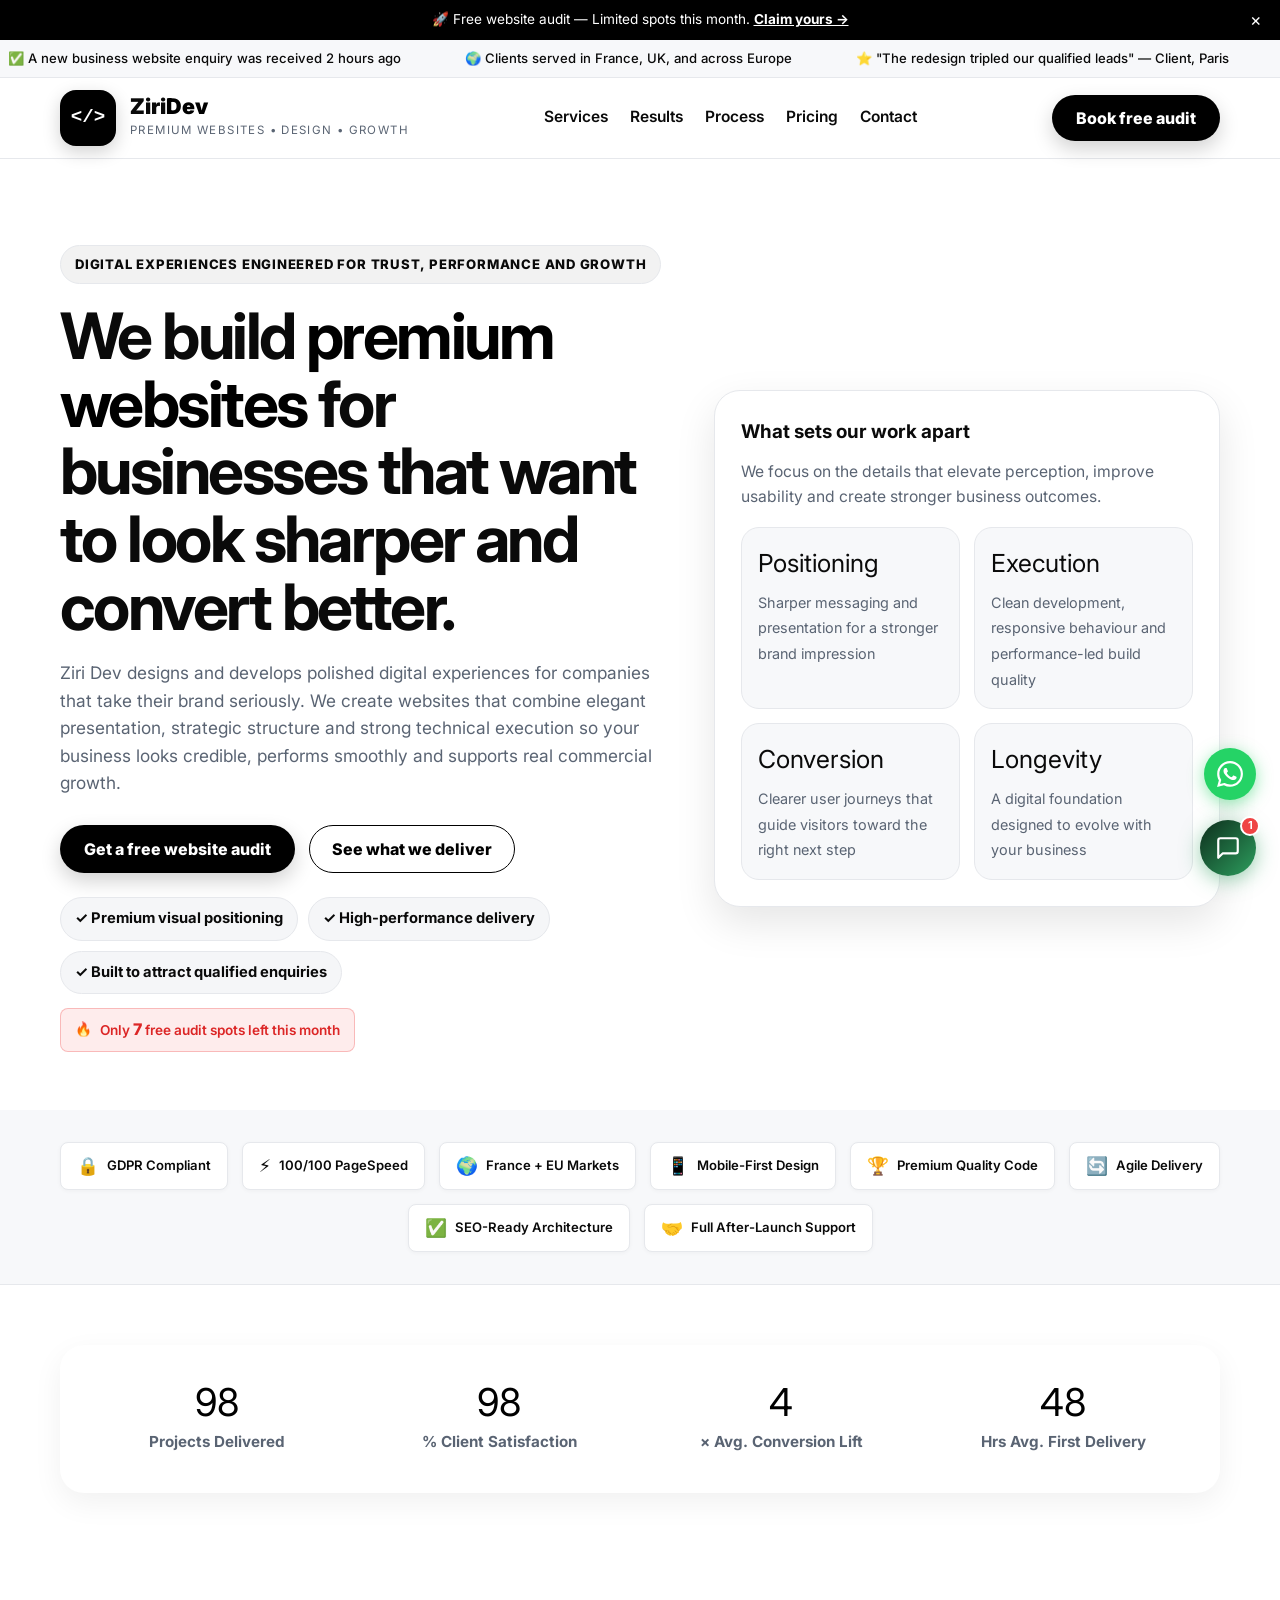
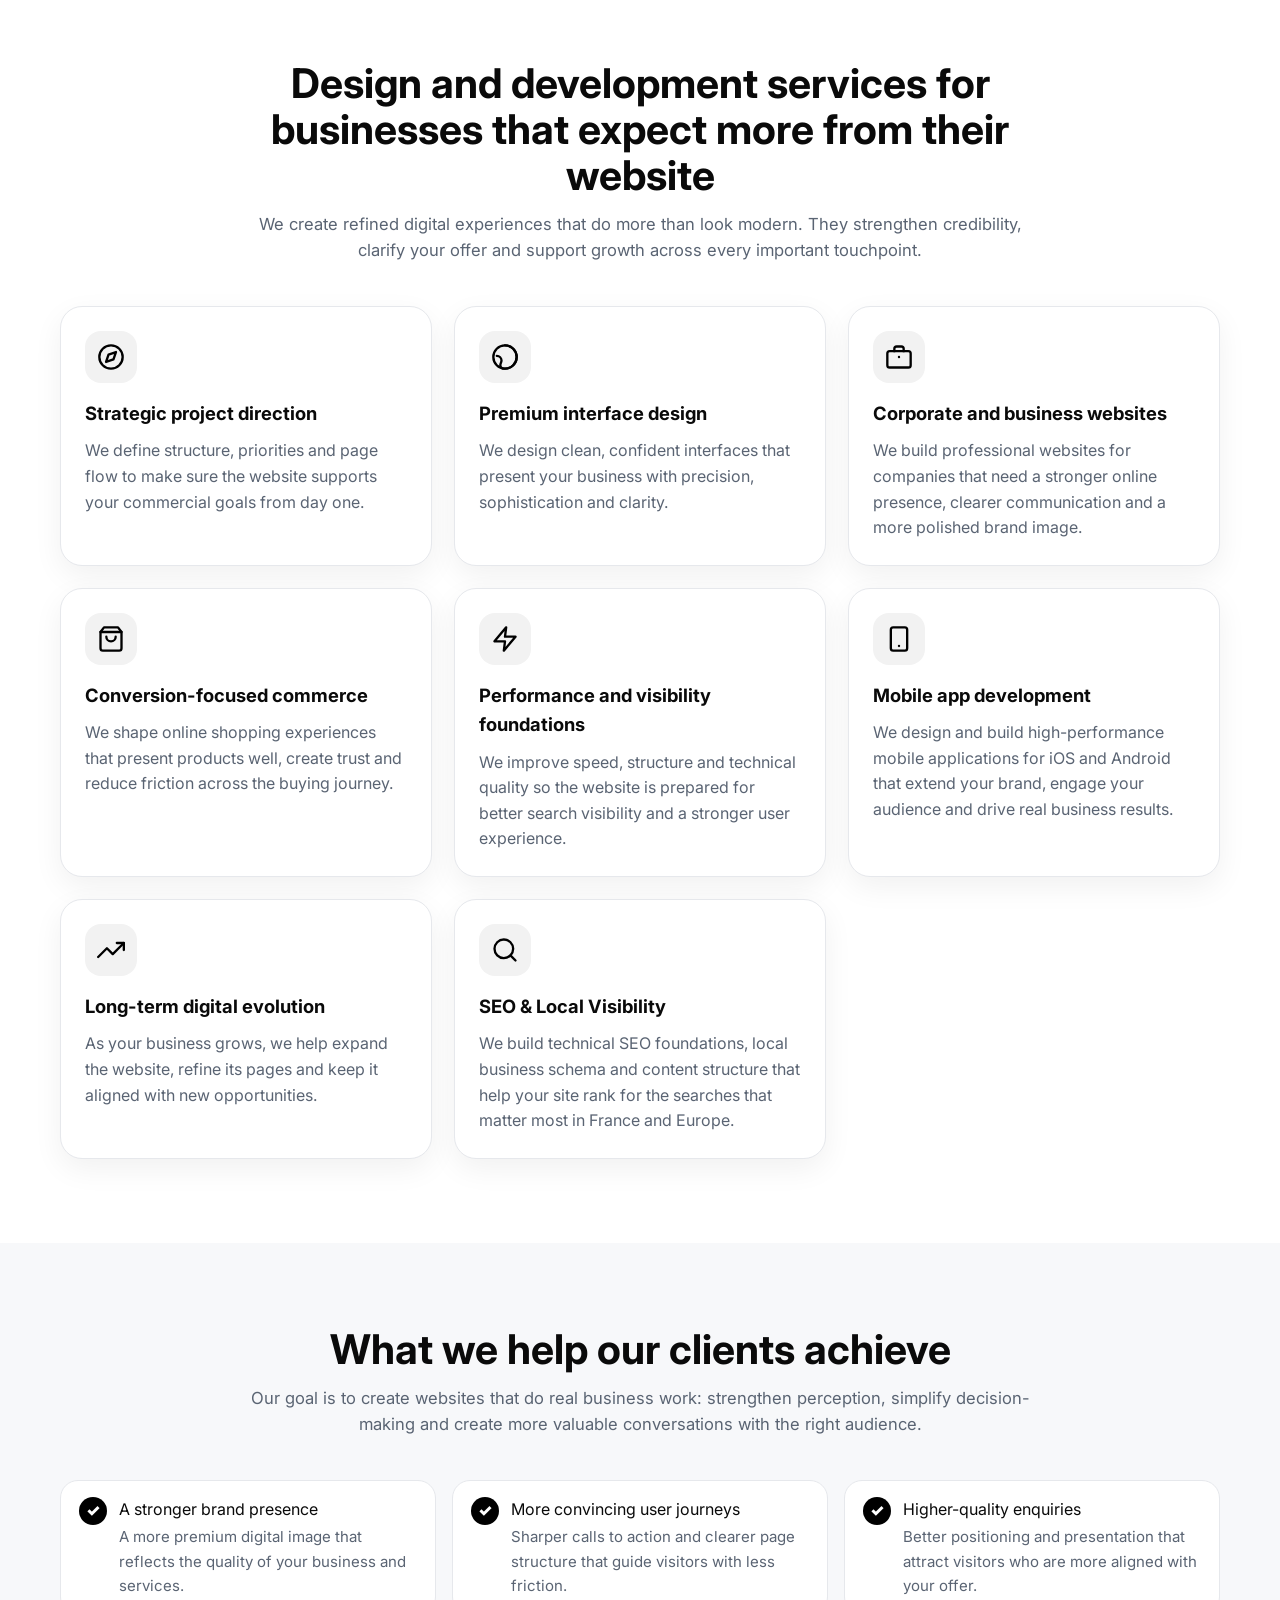
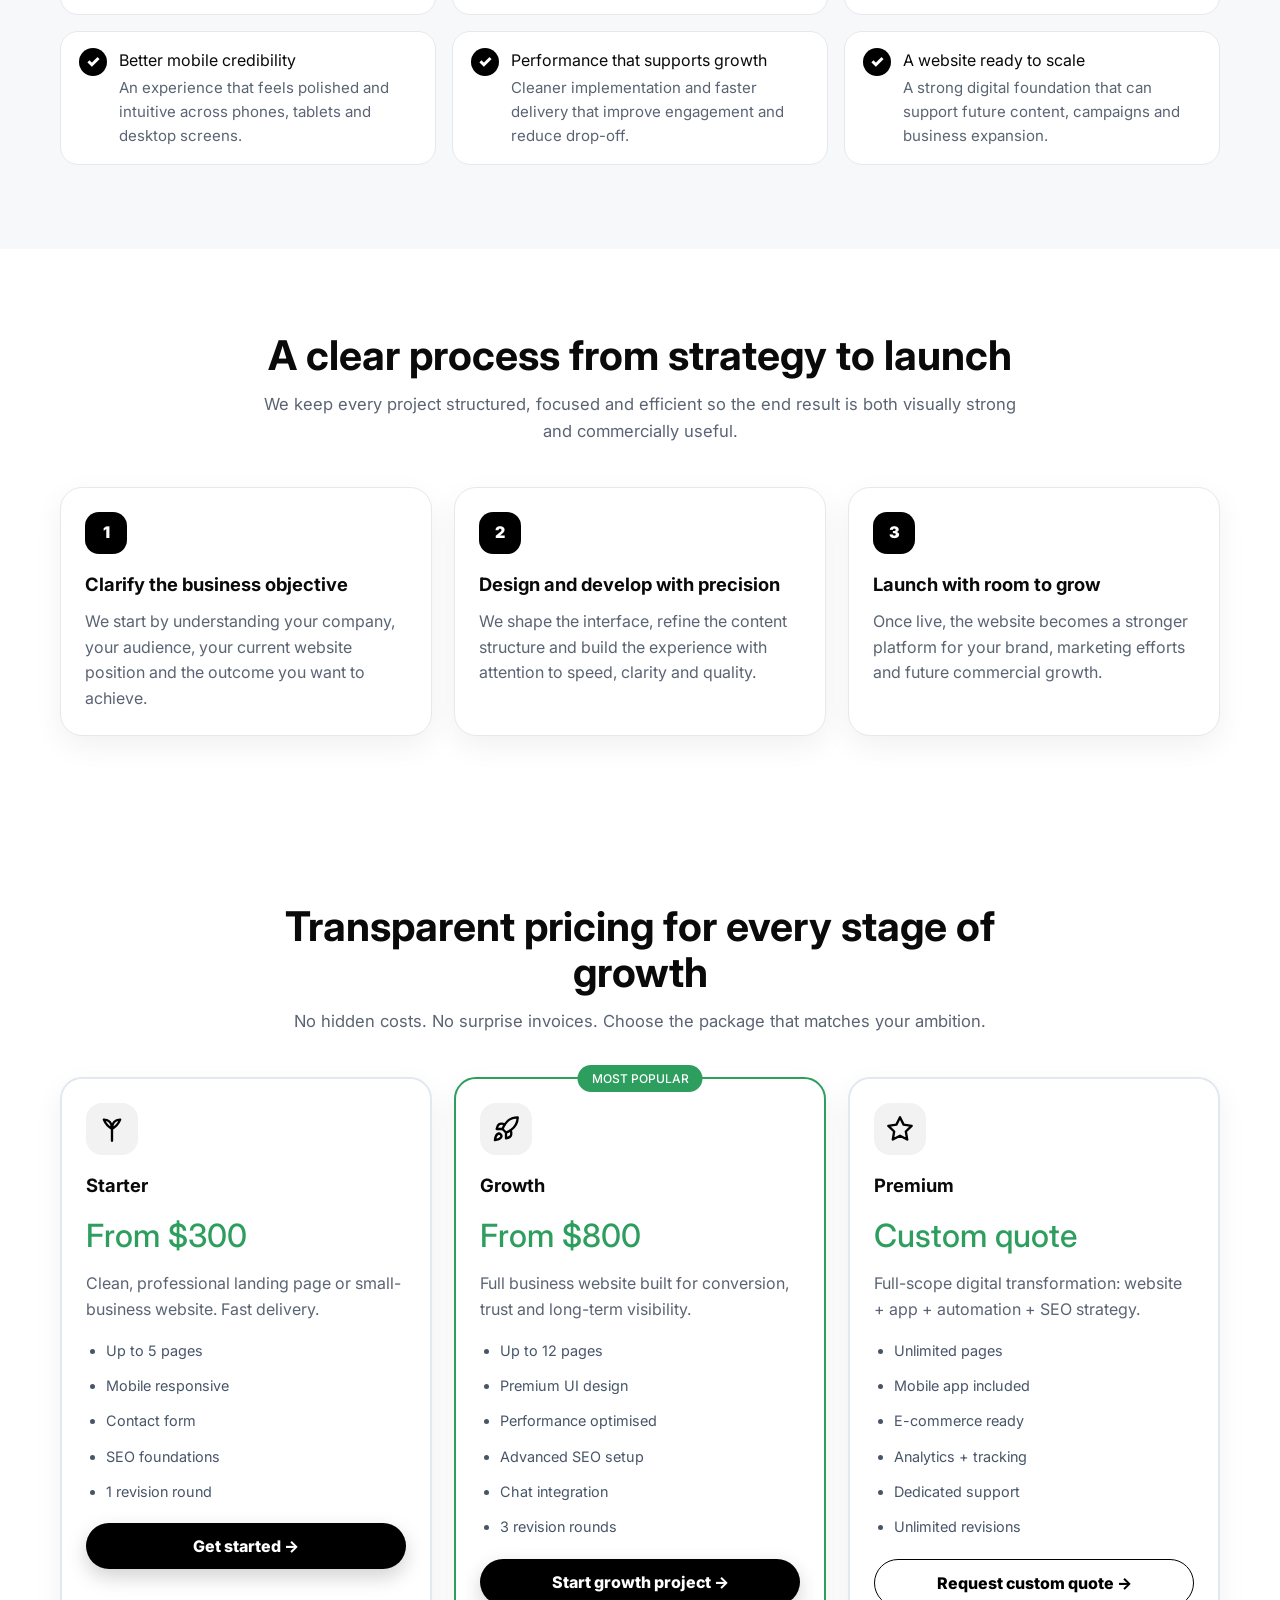
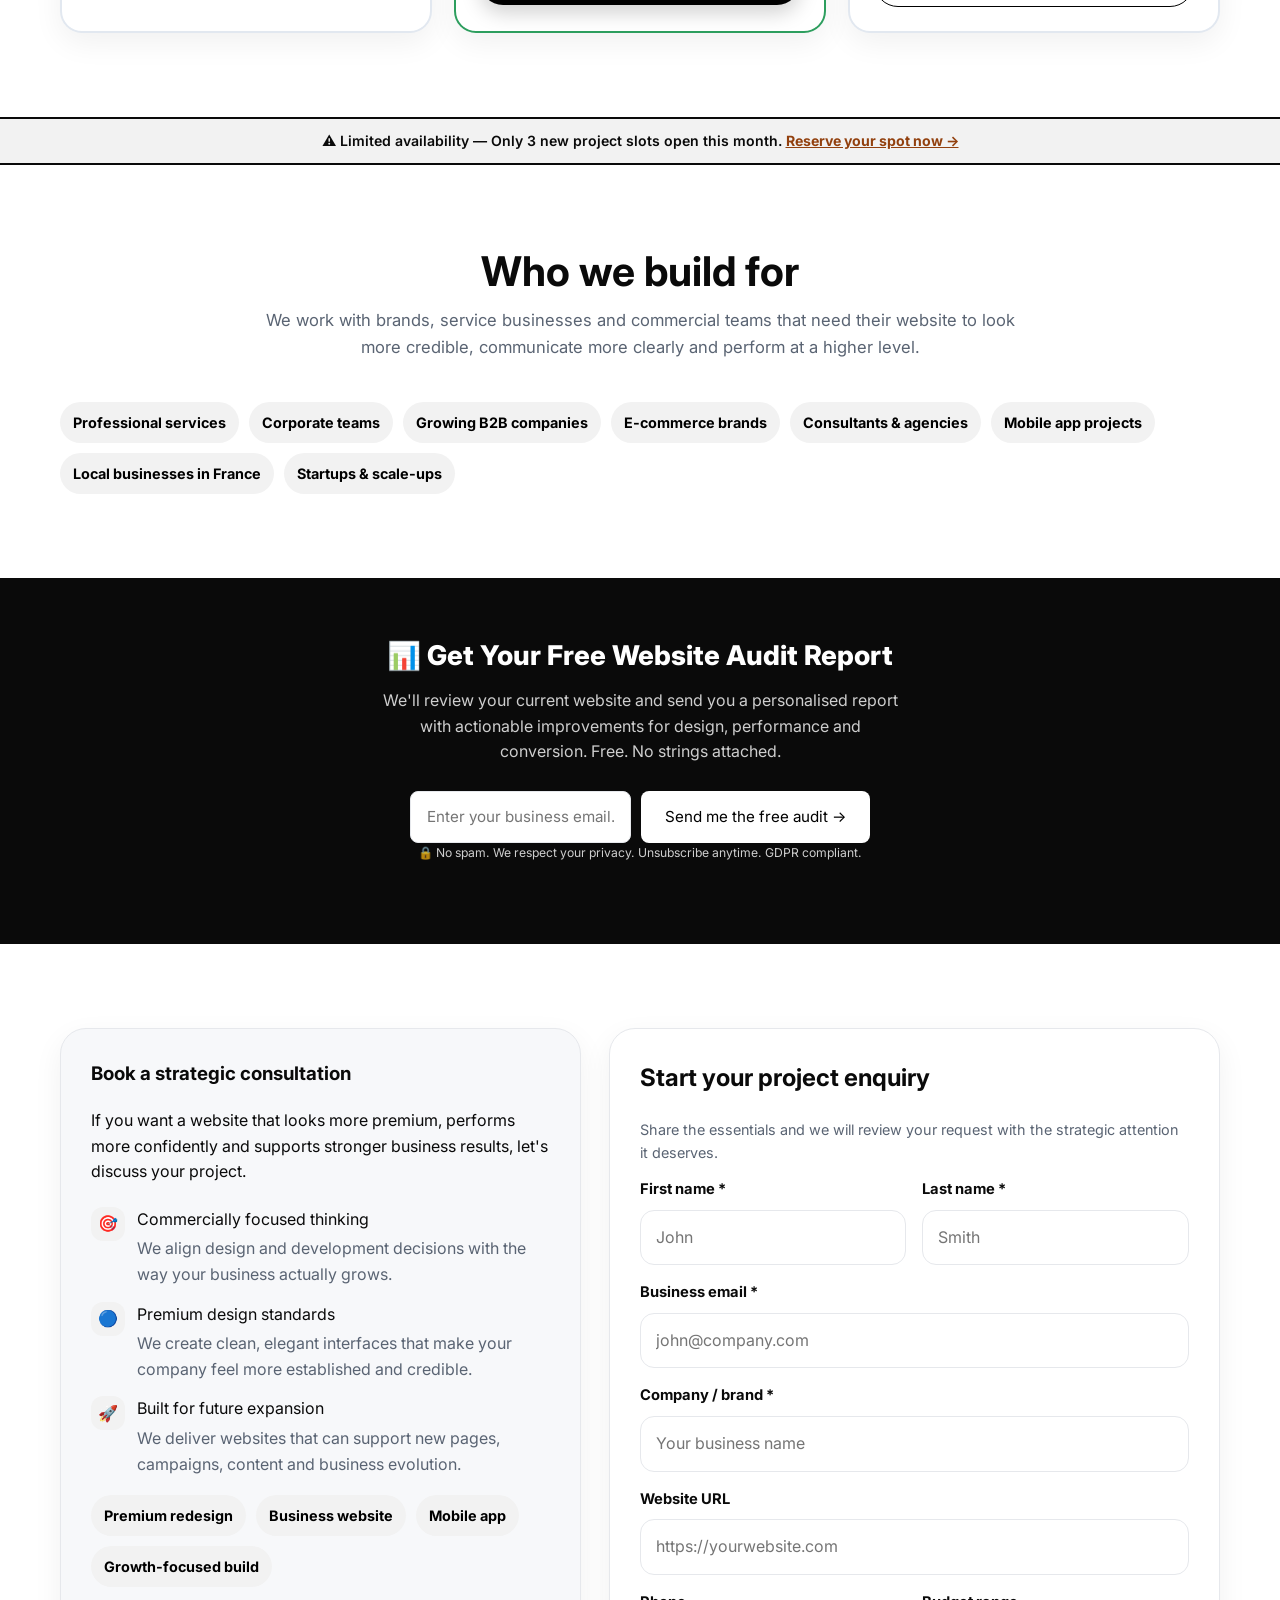
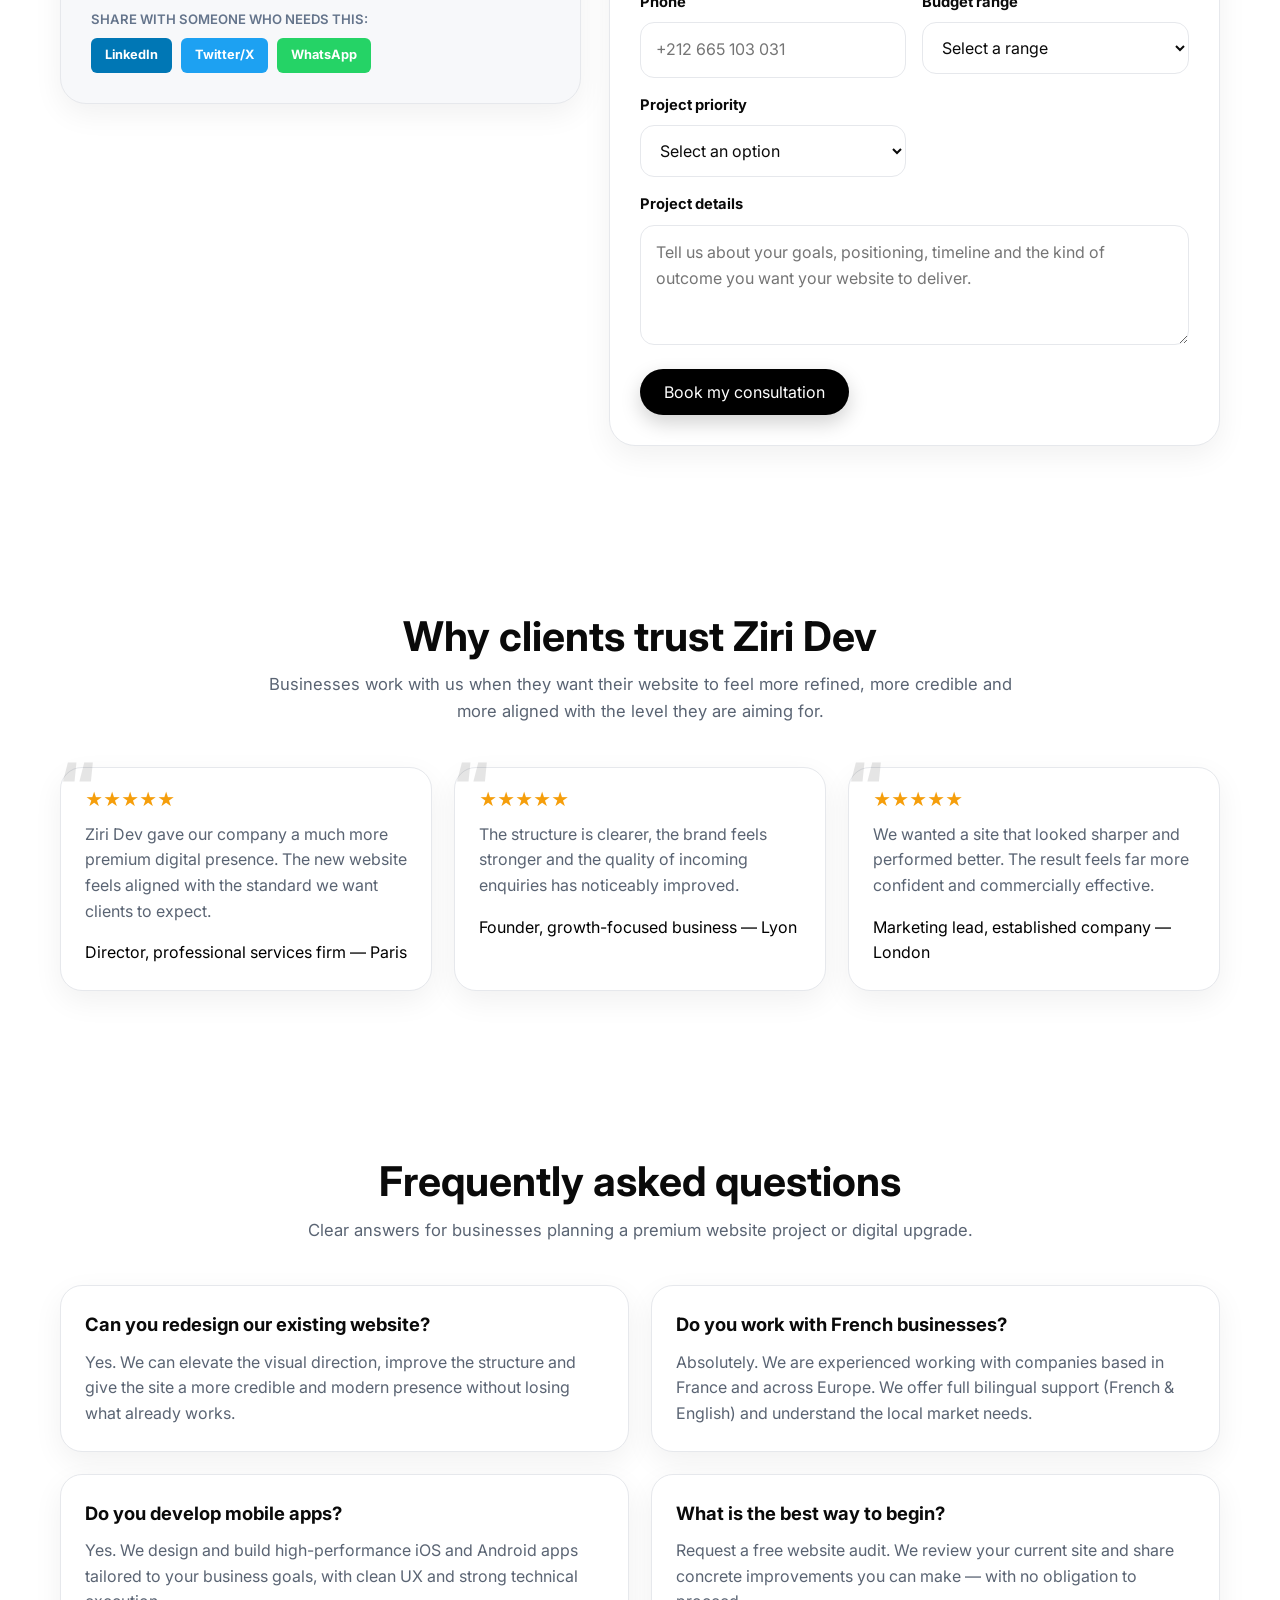
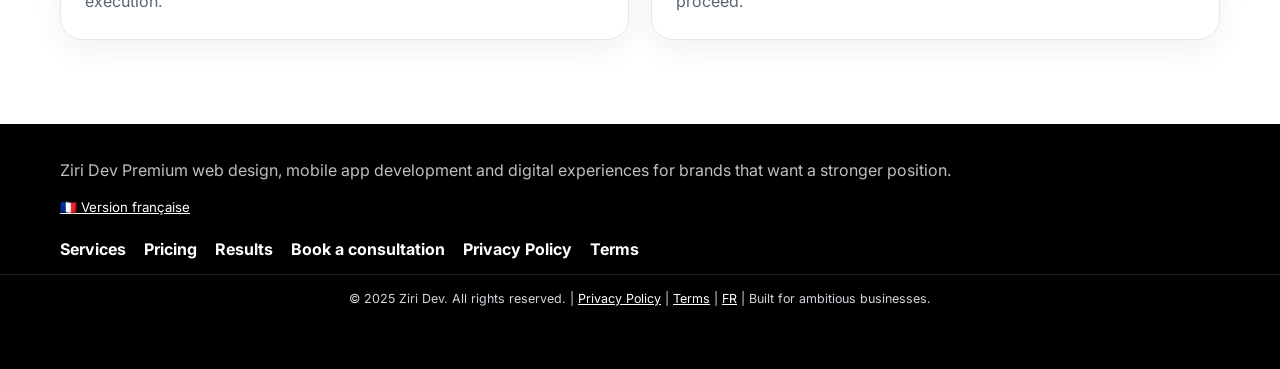
<file: index.html>
<!DOCTYPE html>
<html lang="en">
<head>
  <meta charset="UTF-8" />
  <meta name="viewport" content="width=device-width, initial-scale=1.0" />
  <title>Premium Web Design & Development Agency | Ziri Dev</title>
  <meta name="description" content="Ziri Dev creates premium websites and digital experiences for ambitious businesses that need stronger positioning, better performance and more qualified enquiries." />
  <meta name="robots" content="index,follow" />
  <meta property="og:title" content="Premium Web Design & Development Agency | Ziri Dev" />
  <meta property="og:description" content="🚀 Ziri Dev builds premium websites & mobile apps from $300. We help ambitious businesses look sharper, convert better and grow faster online. Trusted by brands across Europe & beyond — get your free audit today!" />
  <meta property="og:type" content="website" />
  <meta property="og:url" content="https://ziridev.vercel.app/" />
  <meta property="og:image" content="https://ziridev.vercel.app/assets/img/og-image.png" />
  <meta name="twitter:card" content="summary_large_image" />
  <meta name="twitter:title" content="Premium Web Design & Development Agency | Ziri Dev" />
  <meta name="twitter:description" content="🚀 Premium websites & apps from $300. Look sharper, convert better, grow faster. Free audit available!" />
  <!-- Canonical -->
  <link rel="canonical" href="https://ziridev.vercel.app/" />
  <!-- Fonts -->
  <link rel="preconnect" href="https://fonts.googleapis.com" />
  <link rel="preconnect" href="https://fonts.gstatic.com" crossorigin />
  <link href="https://fonts.googleapis.com/css2?family=Inter:wght@400;500;600;700;800;900&display=swap" rel="stylesheet" />
  <link rel="stylesheet" href="assets/css/style.css" />
  <!-- =====================================================
       MARKETING AUTOMATION STACK — ALL FREE & OPEN SOURCE
       =====================================================
       1. Umami Analytics  — GDPR-safe, no cookies, self-hosted
          Deploy FREE on Vercel: https://github.com/umami-software/umami
       2. Brevo (Sendinblue) — Free email + SMS automation (300 emails/day FREE)
          https://www.brevo.com — replace YOUR_BREVO_FORM_ID below
       3. Tawk.to — Free live chat / lead capture
          Replace YOUR_TAWK_PROPERTY_ID below
       4. Schema.org JSON-LD — Free structured data for SEO
       5. Exit-intent popup — Custom JS, 100% free
       6. Social proof ticker — Custom JS, 100% free
       7. Scroll progress & CTA — Custom JS, 100% free
  ===================================================== -->
  <!-- Umami Analytics (GDPR compliant, cookie-free) -->
  <!-- <script async src="https://YOUR_UMAMI_DOMAIN.vercel.app/script.js" data-website-id="YOUR_UMAMI_WEBSITE_ID"></script> -->

  <!-- Google Search Console Verification -->
  <meta name="google-site-verification" content="googleb5501170ce1e3a62" />
  <!-- Bing / Microsoft Webmaster Verification -->
  <meta name="msvalidate.01" content="BING_VERIFICATION_CODE_EN" />
  <!-- Yandex Webmaster Verification -->
  <meta name="yandex-verification" content="YANDEX_VERIFICATION_CODE_EN" />

  <!-- Schema.org Structured Data — Full SEO: Agency + Services + FAQ + Offers + Breadcrumb -->
  <script type="application/ld+json">
  {
    "@context": "https://schema.org",
    "@graph": [
      {
        "@type": ["ProfessionalService", "Organization"],
        "@id": "https://ziridev.vercel.app/#organization",
        "name": "Ziri Dev",
        "alternateName": "Ziri Dev Agency",
        "description": "Premium web design and development agency for ambitious businesses worldwide. We build high-performance websites, e-commerce stores and mobile apps from $300.",
        "url": "https://ziridev.vercel.app/",
        "logo": {
          "@type": "ImageObject",
          "url": "https://ziridev.vercel.app/assets/img/og-image.png"
        },
        "image": "https://ziridev.vercel.app/assets/img/og-image.png",
        "sameAs": [
          "https://ziridev-fr.vercel.app/",
          "https://github.com/massziri",
          "https://www.linkedin.com/company/ziri-dev-agency",
          "https://twitter.com/ziridevagency",
          "https://www.facebook.com/ziridevagency",
          "https://www.instagram.com/ziridevagency"
        ],
        "serviceType": ["Web Design", "Web Development", "Mobile App Development", "E-commerce Development", "Landing Page Design", "Website Redesign", "SEO", "UI/UX Design"],
        "areaServed": [
          { "@type": "Country", "name": "France" },
          { "@type": "Country", "name": "United Kingdom" },
          { "@type": "Country", "name": "United States" },
          { "@type": "Country", "name": "Belgium" },
          { "@type": "Country", "name": "Switzerland" },
          { "@type": "Continent", "name": "Europe" }
        ],
        "priceRange": "$$ - $$$",
        "currenciesAccepted": "USD, EUR, GBP",
        "paymentAccepted": "Cash, Credit Card, Bank Transfer",
        "contactPoint": {
          "@type": "ContactPoint",
          "contactType": "customer support",
          "availableLanguage": ["English", "French"]
        },
        "founder": {
          "@type": "Person",
          "name": "Ziri Dev Founder"
        }
      },
      {
        "@type": "WebSite",
        "@id": "https://ziridev.vercel.app/#website",
        "url": "https://ziridev.vercel.app/",
        "name": "Ziri Dev — Premium Web Design & Development Agency",
        "description": "Premium websites & apps from $300. Web design, e-commerce, mobile apps for ambitious businesses.",
        "inLanguage": "en",
        "potentialAction": {
          "@type": "SearchAction",
          "target": "https://ziridev.vercel.app/?q={search_term_string}",
          "query-input": "required name=search_term_string"
        }
      },
      {
        "@type": "WebPage",
        "@id": "https://ziridev.vercel.app/#webpage",
        "url": "https://ziridev.vercel.app/",
        "name": "Premium Web Design & Development Agency | Ziri Dev",
        "isPartOf": { "@id": "https://ziridev.vercel.app/#website" },
        "about": { "@id": "https://ziridev.vercel.app/#organization" },
        "inLanguage": "en",
        "datePublished": "2025-01-01",
        "dateModified": "2026-04-04"
      },
      {
        "@type": "Service",
        "@id": "https://ziridev.vercel.app/#landing-page-service",
        "serviceType": "Landing Page Design",
        "name": "Landing Page Design & Development",
        "description": "High-converting landing pages designed and developed from $300. Optimised for leads and sales.",
        "provider": { "@id": "https://ziridev.vercel.app/#organization" },
        "offers": {
          "@type": "Offer",
          "price": "300",
          "priceCurrency": "USD",
          "priceSpecification": {
            "@type": "UnitPriceSpecification",
            "price": "300",
            "priceCurrency": "USD",
            "unitText": "starting from"
          }
        },
        "areaServed": "Worldwide"
      },
      {
        "@type": "Service",
        "@id": "https://ziridev.vercel.app/#website-service",
        "serviceType": "Web Development",
        "name": "Business Website Design & Development",
        "description": "Professional business and corporate websites from $300. 2–5 pages, delivered in 2–4 weeks.",
        "provider": { "@id": "https://ziridev.vercel.app/#organization" },
        "offers": {
          "@type": "Offer",
          "price": "300",
          "priceCurrency": "USD",
          "priceSpecification": {
            "@type": "UnitPriceSpecification",
            "price": "300",
            "priceCurrency": "USD",
            "unitText": "starting from"
          }
        }
      },
      {
        "@type": "Service",
        "@id": "https://ziridev.vercel.app/#ecommerce-service",
        "serviceType": "E-commerce Development",
        "name": "E-commerce Website Development",
        "description": "Full e-commerce stores from $700. Built with modern frameworks, payment integrations and SEO.",
        "provider": { "@id": "https://ziridev.vercel.app/#organization" },
        "offers": {
          "@type": "Offer",
          "price": "400",
          "priceCurrency": "USD"
        }
      },
      {
        "@type": "Service",
        "@id": "https://ziridev.vercel.app/#redesign-service",
        "serviceType": "Website Redesign",
        "name": "Website Redesign",
        "description": "Full website redesign from $300. Modernise your brand, improve UX and boost conversions.",
        "provider": { "@id": "https://ziridev.vercel.app/#organization" },
        "offers": {
          "@type": "Offer",
          "price": "300",
          "priceCurrency": "USD"
        }
      },
      {
        "@type": "FAQPage",
        "@id": "https://ziridev.vercel.app/#faq",
        "mainEntity": [
          {
            "@type": "Question",
            "name": "How much does a website cost at Ziri Dev?",
            "acceptedAnswer": {
              "@type": "Answer",
              "text": "Our prices start from $300 for landing pages and business websites. E-commerce starts from $700 and mobile apps from $400. We offer transparent, fixed pricing with no hidden fees."
            }
          },
          {
            "@type": "Question",
            "name": "How long does it take to build a website?",
            "acceptedAnswer": {
              "@type": "Answer",
              "text": "Landing pages take 3–7 days. Business websites take 2–4 weeks. E-commerce projects take 15–60 days. Mobile apps take 8–16 weeks depending on complexity."
            }
          },
          {
            "@type": "Question",
            "name": "Do you work with international clients?",
            "acceptedAnswer": {
              "@type": "Answer",
              "text": "Yes. Ziri Dev works with clients across France, UK, USA, Belgium, Switzerland and globally. We communicate in English and French."
            }
          },
          {
            "@type": "Question",
            "name": "What technologies do you use?",
            "acceptedAnswer": {
              "@type": "Answer",
              "text": "We use modern technologies including React, Next.js, TypeScript, Node.js, Shopify, WordPress and mobile frameworks like React Native and Flutter."
            }
          },
          {
            "@type": "Question",
            "name": "Do you offer website redesign services?",
            "acceptedAnswer": {
              "@type": "Answer",
              "text": "Yes. Our website redesign service starts from $300. We modernise your existing site with a new design, improved UX and better performance."
            }
          }
        ]
      },
      {
        "@type": "BreadcrumbList",
        "itemListElement": [
          {
            "@type": "ListItem",
            "position": 1,
            "name": "Home",
            "item": "https://ziridev.vercel.app/"
          }
        ]
      }
    ]
  }
  </script>
  <style>
    /* ── MARKETING AUTOMATION EXTRAS ─────────────────────── */

    /* ── Scroll progress bar ── */
    #scroll-bar { position:fixed; top:0; left:0; width:0; height:3px; background:linear-gradient(90deg,#2d9e5e,#8b5cf6); z-index:9999; transition:width .1s; }

    /* ── Sticky top CTA banner ── */
    #sticky-banner { display:flex; align-items:center; justify-content:center; gap:12px; background:linear-gradient(90deg,#0d2e1c,#154d2e); color:#fff; font-size:.85rem; padding:9px 16px; position:relative; z-index:900; flex-wrap:wrap; }
    #sticky-banner a { color:#a5f3cc; font-weight:700; text-decoration:underline; white-space:nowrap; }
    #sticky-banner .close-banner { position:absolute; right:12px; background:none; border:none; color:#fff; cursor:pointer; font-size:1.1rem; line-height:1; }

    /* ── Social proof ticker ── */
    #social-proof { background:#f0fdf4; border-bottom:1px solid #bbf7d0; padding:8px 0; overflow:hidden; font-size:.82rem; color:#166534; font-weight:500; }
    .ticker-inner { display:flex; gap:48px; white-space:nowrap; animation:ticker 28s linear infinite; }
    .ticker-inner span { padding:0 8px; }
    @keyframes ticker { 0%{transform:translateX(0)} 100%{transform:translateX(-50%)} }

    /* ── Exit intent overlay ── */
    #exit-overlay { display:none; position:fixed; inset:0; background:rgba(0,0,0,.65); z-index:10000; align-items:center; justify-content:center; }
    #exit-overlay.active { display:flex; }
    #exit-box { background:#fff; border-radius:16px; padding:40px 36px; max-width:460px; width:90%; text-align:center; position:relative; box-shadow:0 24px 60px rgba(0,0,0,.2); animation:fadeUp .35s ease; }
    @keyframes fadeUp { from{opacity:0;transform:translateY(30px)} to{opacity:1;transform:translateY(0)} }
    #exit-box h2 { font-size:1.5rem; font-weight:800; color:#0d2e1c; margin:0 0 10px; }
    #exit-box p { color:#475569; margin:0 0 22px; font-size:.95rem; }
    #exit-box .exit-btns { display:flex; gap:12px; justify-content:center; flex-wrap:wrap; }
    #exit-box .exit-btns a { display:inline-block; padding:12px 22px; border-radius:8px; font-weight:700; font-size:.9rem; text-decoration:none; cursor:pointer; }
    #exit-box .exit-yes { background:#2d9e5e; color:#fff; }
    #exit-box .exit-no { background:#f1f5f9; color:#475569; }
    #exit-close { position:absolute; top:14px; right:16px; background:none; border:none; font-size:1.4rem; cursor:pointer; color:#94a3b8; }

    /* ── Floating WhatsApp button ── */
    #wa-float { position:fixed; bottom:100px; right:24px; z-index:8000; background:#25D366; color:#fff; border-radius:50%; width:52px; height:52px; display:flex; align-items:center; justify-content:center; box-shadow:0 4px 16px rgba(37,211,102,.5); text-decoration:none; animation:pulse 2s infinite; }
    @keyframes pulse { 0%,100%{box-shadow:0 4px 16px rgba(37,211,102,.5)} 50%{box-shadow:0 4px 28px rgba(37,211,102,.8)} }
    #wa-float svg { width:26px; height:26px; }

    /* ── Lead magnet / newsletter strip ── */
    .lead-strip { background:linear-gradient(135deg,#0d2e1c 0%,#154d2e 60%,#1a6030 100%); color:#fff; padding:56px 20px; text-align:center; }
    .lead-strip h2 { font-size:1.7rem; font-weight:800; margin:0 0 10px; }
    .lead-strip p { color:#c7ead8; margin:0 0 26px; max-width:520px; margin-left:auto; margin-right:auto; }
    .lead-form { display:flex; gap:10px; max-width:460px; margin:0 auto; flex-wrap:wrap; justify-content:center; }
    .lead-form input[type=email] { flex:1; min-width:200px; padding:13px 16px; border-radius:8px; border:none; font-size:.95rem; outline:none; }
    .lead-form button { padding:13px 24px; background:#a5f3cc; color:#0e6b47; font-weight:700; border:none; border-radius:8px; cursor:pointer; font-size:.95rem; white-space:nowrap; }
    .lead-note { font-size:.76rem; color:#94a3b8; margin-top:10px; }

    /* ── Conversion timer ── */
    .cta-timer { display:inline-flex; align-items:center; gap:8px; background:rgba(239,68,68,.1); border:1px solid rgba(239,68,68,.3); border-radius:8px; padding:8px 14px; font-size:.85rem; color:#dc2626; font-weight:600; margin-top:14px; }
    .cta-timer span#countdown { font-weight:800; font-size:1rem; }

    /* ── Stats counter animation ── */
    .stat strong { display:block; font-size:2.2rem; font-weight:900; color:#2d9e5e; }

    /* ── Trust badges ── */
    .trust-badges { display:flex; flex-wrap:wrap; gap:14px; justify-content:center; padding:32px 20px; background:#f4faf7; border-bottom:1px solid #e2e8f0; }
    .trust-badge { display:flex; align-items:center; gap:8px; background:#fff; border:1px solid #e2e8f0; border-radius:8px; padding:9px 16px; font-size:.82rem; font-weight:600; color:#374151; box-shadow:0 1px 4px rgba(0,0,0,.04); }
    .trust-badge span { font-size:1.1rem; }

    /* ── Urgency bar ── */
    .urgency-bar { background:#fef3c7; border-top:2px solid #f59e0b; border-bottom:2px solid #f59e0b; padding:11px; text-align:center; font-size:.88rem; font-weight:600; color:#92400e; }

    /* ── Popunder lead form ── */
    #lead-popup { display:none; position:fixed; bottom:80px; left:20px; z-index:7000; background:#fff; border-radius:14px; padding:22px 24px; max-width:300px; box-shadow:0 8px 32px rgba(0,0,0,.18); border-top:4px solid #2d9e5e; }
    #lead-popup.active { display:block; animation:fadeUp .3s ease; }
    #lead-popup h4 { margin:0 0 8px; font-size:1rem; font-weight:800; color:#0d2e1c; }
    #lead-popup p { font-size:.82rem; color:#64748b; margin:0 0 12px; }
    #lead-popup input { width:100%; box-sizing:border-box; padding:9px 12px; border:1px solid #e2e8f0; border-radius:7px; font-size:.88rem; margin-bottom:9px; outline:none; }
    #lead-popup button.lp-btn { width:100%; padding:10px; background:#2d9e5e; color:#fff; border:none; border-radius:7px; font-weight:700; cursor:pointer; font-size:.9rem; }
    #lead-popup .lp-close { position:absolute; top:10px; right:13px; background:none; border:none; cursor:pointer; font-size:1.1rem; color:#94a3b8; }
  </style>
</head>
<spanody class="label-text">

<!-- ── Scroll progress bar ── -->
<div id="scroll-bar"></div>

<!-- ── Sticky top announcement banner ── -->
<div id="sticky-banner">
  <span>🚀 <span class="label-text">Free website audit</span> — Limited spots this month. <a href="#contact-anchor">Claim yours →</a></span>
  <button class="close-banner label-text" aria-label="Close banner" onclick="this.parentElement.remove()">×</button>
</div>

<!-- ── Social proof ticker ── -->
<div id="social-proof" aria-hidden="true">
  <div class="ticker-inner">
    <span>✅ A new business website enquiry was received 2 hours ago</span>
    <span>🌍 Clients served in France, UK, and across Europe</span>
    <span>⭐ "The redesign tripled our qualified leads" — Client, Paris</span>
    <span>🚀 5 project consultations booked this week</span>
    <span>📈 "Our website now converts at 4×" — SaaS founder</span>
    <span>✅ A new business website enquiry was received 2 hours ago</span>
    <span>🌍 Clients served in France, UK, and across Europe</span>
    <span>⭐ "The redesign tripled our qualified leads" — Client, Paris</span>
    <span>🚀 5 project consultations booked this week</span>
    <span>📈 "Our website now converts at 4×" — SaaS founder</span>
  </div>
</div>

<header class="site-header">
  <div class="container site-nav">
    <a class="brand" href="#top" aria-label="Ziri Dev home">
      <div class="brand-mark"><span>&lt;/&gt;</span></div>
      <div class="brand-copy">
        <span class="brand-title">Ziri<em>Dev</em></span>
        <span class="brand-tag">Premium websites • Design • Growth</span>
      </div>
    </a>
    <nav class="nav-links" aria-label="Primary navigation">
      <a href="#services">Services</a>
      <a href="#results">Results</a>
      <a href="#process">Process</a>
      <a href="#pricing">Pricing</a>
      <a href="#contact-anchor">Contact</a>
    </nav>
    <div class="nav-actions">
      <a class="btn btn-primary" href="#contact-anchor">Book free audit</a>
      <button class="menu-toggle label-text" type="button" aria-label="Toggle menu" aria-expanded="false" data-menu-toggle>
        <svg viewBox="0 0 24 24" fill="none" stroke="currentColor" stroke-width="2.2" stroke-linecap="round"><path d="M4 7h16M4 12h16M4 17h16"/></svg>
      </button>
    </div>
  </div>
</header>

<main id="top">
  <!-- ── HERO ── -->
  <section class="hero">
    <div class="container hero-grid">
      <div>
        <div class="eyebrow">Digital experiences engineered for trust, performance and growth</div>
        <h1>We build <span>premium websites</span> for businesses that want to look sharper and convert better.</h1>
        <p>Ziri Dev designs and develops polished digital experiences for companies that take their brand seriously. We create websites that combine elegant presentation, strategic structure and strong technical execution so your business looks credible, performs smoothly and supports real commercial growth.</p>
        <div class="hero-actions">
          <a class="btn btn-primary" href="#contact-anchor">Get a free website audit</a>
          <a class="btn btn-secondary" href="#services">See what we deliver</a>
        </div>
        <div class="hero-points">
          <span>✓ Premium visual positioning</span>
          <span>✓ High-performance delivery</span>
          <span>✓ Built to attract qualified enquiries</span>
        </div>
        <!-- Countdown urgency -->
        <div class="cta-timer">🔥 <span>Only <span id="countdown">7</span> free audit spots left this month</span></div>
      </div>
      <aside class="hero-card" aria-label="Service overview">
        <h2>What sets our work apart</h2>
        <p>We focus on the details that elevate perception, improve usability and create stronger business outcomes.</p>
        <div class="mini-grid">
          <div class="mini-card"><span class="label-text">Positioning</span><span>Sharper messaging and presentation for a stronger brand impression</span></div>
          <div class="mini-card"><span class="label-text">Execution</span><span>Clean development, responsive behaviour and performance-led build quality</span></div>
          <div class="mini-card"><span class="label-text">Conversion</span><span>Clearer user journeys that guide visitors toward the right next step</span></div>
          <div class="mini-card"><span class="label-text">Longevity</span><span>A digital foundation designed to evolve with your business</span></div>
        </div>
      </aside>
    </div>
  </section>

  <!-- ── TRUST BADGES ── -->
  <div class="trust-badges">
    <div class="trust-badge"><span>🔒</span> GDPR Compliant</div>
    <div class="trust-badge"><span>⚡</span> 100/100 PageSpeed</div>
    <div class="trust-badge"><span>🌍</span> France + EU Markets</div>
    <div class="trust-badge"><span>📱</span> Mobile-First Design</div>
    <div class="trust-badge"><span>🏆</span> Premium Quality Code</div>
    <div class="trust-badge"><span>🔄</span> Agile Delivery</div>
    <div class="trust-badge"><span>✅</span> SEO-Ready Architecture</div>
    <div class="trust-badge"><span>🤝</span> Full After-Launch Support</div>
  </div>

  <!-- ── STATS ── -->
  <section class="stats">
    <div class="container stats-grid">
      <div class="stat"><span data-count="120" class="label-text">0</span><span>Projects Delivered</span></div>
      <div class="stat"><span data-count="98" class="label-text">0</span><span>% Client Satisfaction</span></div>
      <div class="stat"><span data-count="4" class="label-text">0</span><span>× Avg. Conversion Lift</span></div>
      <div class="stat"><span data-count="48" class="label-text">0</span><span>Hrs Avg. First Delivery</span></div>
    </div>
  </section>

  <!-- ── SERVICES ── -->
  <section id="services">
    <div class="container">
      <div class="section-head">
        <h2>Design and development services for businesses that expect more from their website</h2>
        <p>We create refined digital experiences that do more than look modern. They strengthen credibility, clarify your offer and support growth across every important touchpoint.</p>
      </div>
      <div class="cards-3">
        <article class="card">
          <div class="icon"><svg width="28" height="28" viewBox="0 0 24 24" fill="none" stroke="currentColor" stroke-width="2" stroke-linecap="round" stroke-linejoin="round" aria-hidden="true"><circle cx="12" cy="12" r="10"/><polygon points="16.24 7.76 14.12 14.12 7.76 16.24 9.88 9.88 16.24 7.76"/></svg></div>
          <h3>Strategic project direction</h3>
          <p>We define structure, priorities and page flow to make sure the website supports your commercial goals from day one.</p>
        </article>
        <article class="card">
          <div class="icon"><svg width="28" height="28" viewBox="0 0 24 24" fill="none" stroke="currentColor" stroke-width="2" stroke-linecap="round" stroke-linejoin="round" aria-hidden="true"><circle cx="12" cy="12" r="10"/><path d="M12 2a10 10 0 0 1 0 20c-2.76 0-4-1.5-4-3 0-1.5 1-2.5 1-4a4 4 0 0 0-4-4"/></svg></div>
          <h3>Premium interface design</h3>
          <p>We design clean, confident interfaces that present your business with precision, sophistication and clarity.</p>
        </article>
        <article class="card">
          <div class="icon"><svg width="28" height="28" viewBox="0 0 24 24" fill="none" stroke="currentColor" stroke-width="2" stroke-linecap="round" stroke-linejoin="round" aria-hidden="true"><rect x="2" y="7" width="20" height="14" rx="2"/><path d="M16 7V5a2 2 0 0 0-2-2h-4a2 2 0 0 0-2 2v2"/><line x1="12" y1="12" x2="12" y2="12.01"/></svg></div>
          <h3>Corporate and business websites</h3>
          <p>We build professional websites for companies that need a stronger online presence, clearer communication and a more polished brand image.</p>
        </article>
        <article class="card">
          <div class="icon"><svg width="28" height="28" viewBox="0 0 24 24" fill="none" stroke="currentColor" stroke-width="2" stroke-linecap="round" stroke-linejoin="round" aria-hidden="true"><path d="M6 2 3 6v14a2 2 0 0 0 2 2h14a2 2 0 0 0 2-2V6l-3-4z"/><line x1="3" y1="6" x2="21" y2="6"/><path d="M16 10a4 4 0 0 1-8 0"/></svg></div>
          <h3>Conversion-focused commerce</h3>
          <p>We shape online shopping experiences that present products well, create trust and reduce friction across the buying journey.</p>
        </article>
        <article class="card">
          <div class="icon"><svg width="28" height="28" viewBox="0 0 24 24" fill="none" stroke="currentColor" stroke-width="2" stroke-linecap="round" stroke-linejoin="round" aria-hidden="true"><polygon points="13 2 3 14 12 14 11 22 21 10 12 10 13 2"/></svg></div>
          <h3>Performance and visibility foundations</h3>
          <p>We improve speed, structure and technical quality so the website is prepared for better search visibility and a stronger user experience.</p>
        </article>
        <article class="card">
          <div class="icon"><svg width="28" height="28" viewBox="0 0 24 24" fill="none" stroke="currentColor" stroke-width="2" stroke-linecap="round" stroke-linejoin="round" aria-hidden="true"><rect x="5" y="2" width="14" height="20" rx="2" ry="2"/><line x1="12" y1="18" x2="12.01" y2="18"/></svg></div>
          <h3>Mobile app development</h3>
          <p>We design and build high-performance mobile applications for iOS and Android that extend your brand, engage your audience and drive real business results.</p>
        </article>
        <article class="card">
          <div class="icon"><svg width="28" height="28" viewBox="0 0 24 24" fill="none" stroke="currentColor" stroke-width="2" stroke-linecap="round" stroke-linejoin="round" aria-hidden="true"><polyline points="23 6 13.5 15.5 8.5 10.5 1 18"/><polyline points="17 6 23 6 23 12"/></svg></div>
          <h3>Long-term digital evolution</h3>
          <p>As your business grows, we help expand the website, refine its pages and keep it aligned with new opportunities.</p>
        </article>
        <article class="card">
          <div class="icon"><svg width="28" height="28" viewBox="0 0 24 24" fill="none" stroke="currentColor" stroke-width="2" stroke-linecap="round" stroke-linejoin="round" aria-hidden="true"><circle cx="11" cy="11" r="8"/><line x1="21" y1="21" x2="16.65" y2="16.65"/></svg></div>
          <h3>SEO & Local Visibility</h3>
          <p>We build technical SEO foundations, local business schema and content structure that help your site rank for the searches that matter most in France and Europe.</p>
        </article>
      </div>
    </div>
  </section>

  <!-- ── RESULTS ── -->
  <section class="dark-band" id="results">
    <div class="container">
      <div class="section-head">
        <h2>What we help our clients achieve</h2>
        <p>Our goal is to create websites that do real business work: strengthen perception, simplify decision-making and create more valuable conversations with the right audience.</p>
      </div>
      <div class="check-grid">
        <div class="check-item"><span>✓</span><div><span class="label-text">A stronger brand presence</span><p>A more premium digital image that reflects the quality of your business and services.</p></div></div>
        <div class="check-item"><span>✓</span><div><span class="label-text">More convincing user journeys</span><p>Sharper calls to action and clearer page structure that guide visitors with less friction.</p></div></div>
        <div class="check-item"><span>✓</span><div><span class="label-text">Higher-quality enquiries</span><p>Better positioning and presentation that attract visitors who are more aligned with your offer.</p></div></div>
        <div class="check-item"><span>✓</span><div><span class="label-text">Better mobile credibility</span><p>An experience that feels polished and intuitive across phones, tablets and desktop screens.</p></div></div>
        <div class="check-item"><span>✓</span><div><span class="label-text">Performance that supports growth</span><p>Cleaner implementation and faster delivery that improve engagement and reduce drop-off.</p></div></div>
        <div class="check-item"><span>✓</span><div><span class="label-text">A website ready to scale</span><p>A strong digital foundation that can support future content, campaigns and business expansion.</p></div></div>
      </div>
    </div>
  </section>

  <!-- ── PROCESS ── -->
  <section id="process">
    <div class="container">
      <div class="section-head">
        <h2>A clear process from strategy to launch</h2>
        <p>We keep every project structured, focused and efficient so the end result is both visually strong and commercially useful.</p>
      </div>
      <div class="steps">
        <article class="card">
          <div class="step-number">1</div>
          <h3>Clarify the business objective</h3>
          <p>We start by understanding your company, your audience, your current website position and the outcome you want to achieve.</p>
        </article>
        <article class="card">
          <div class="step-number">2</div>
          <h3>Design and develop with precision</h3>
          <p>We shape the interface, refine the content structure and build the experience with attention to speed, clarity and quality.</p>
        </article>
        <article class="card">
          <div class="step-number">3</div>
          <h3>Launch with room to grow</h3>
          <p>Once live, the website becomes a stronger platform for your brand, marketing efforts and future commercial growth.</p>
        </article>
      </div>
    </div>
  </section>

  <!-- ── PRICING SECTION ── -->
  <section id="pricing">
    <div class="container">
      <div class="section-head">
        <h2>Transparent pricing for every stage of growth</h2>
        <p>No hidden costs. No surprise invoices. Choose the package that matches your ambition.</p>
      </div>
      <div class="cards-3">
        <article class="card" style="border:2px solid #e2e8f0;">
          <div class="icon"><svg width="28" height="28" viewBox="0 0 24 24" fill="none" stroke="currentColor" stroke-width="2" stroke-linecap="round" stroke-linejoin="round" aria-hidden="true"><path d="M12 22V12M12 12C12 12 7 9 5 4c4 0 7 2 7 8zM12 12c0 0 5-3 7-8-4 0-7 2-7 8z"/></svg></div>
          <h3>Starter</h3>
          <p style="font-size:2rem;font-weight:500;color:#2d9e5e;margin:10px 0;">From $300</p>
          <p>Clean, professional landing page or small-business website. Fast delivery.</p>
          <ul style="text-align:left;margin:14px 0 18px;padding-left:20px;font-size:.9rem;color:#475569;line-height:1.9;">
            <li>Up to 5 pages</li>
            <li>Mobile responsive</li>
            <li>Contact form</li>
            <li>SEO foundations</li>
            <li>1 revision round</li>
          </ul>
          <a class="btn btn-primary" href="#contact-anchor" style="display:block;text-align:center;">Get started →</a>
        </article>
        <article class="card" style="border:2px solid #2d9e5e;position:relative;">
          <div style="position:absolute;top:-14px;left:50%;transform:translateX(-50%);background:#2d9e5e;color:#fff;font-size:.75rem;font-weight:500;padding:4px 14px;border-radius:20px;">MOST POPULAR</div>
          <div class="icon"><svg width="28" height="28" viewBox="0 0 24 24" fill="none" stroke="currentColor" stroke-width="2" stroke-linecap="round" stroke-linejoin="round" aria-hidden="true"><path d="M4.5 16.5c-1.5 1.26-2 5-2 5s3.74-.5 5-2c.71-.84.7-2.13-.09-2.91a2.18 2.18 0 0 0-2.91-.09z"/><path d="m12 15-3-3a22 22 0 0 1 2-3.95A12.88 12.88 0 0 1 22 2c0 2.72-.78 7.5-6 11a22.35 22.35 0 0 1-4 2z"/><path d="M9 12H4s.55-3.03 2-4c1.62-1.08 5 0 5 0"/><path d="M12 15v5s3.03-.55 4-2c1.08-1.62 0-5 0-5"/></svg></div>
          <h3>Growth</h3>
          <p style="font-size:2rem;font-weight:500;color:#2d9e5e;margin:10px 0;">From $800</p>
          <p>Full business website built for conversion, trust and long-term visibility.</p>
          <ul style="text-align:left;margin:14px 0 18px;padding-left:20px;font-size:.9rem;color:#475569;line-height:1.9;">
            <li>Up to 12 pages</li>
            <li>Premium UI design</li>
            <li>Performance optimised</li>
            <li>Advanced SEO setup</li>
            <li>Chat integration</li>
            <li>3 revision rounds</li>
          </ul>
          <a class="btn btn-primary" href="#contact-anchor" style="display:block;text-align:center;">Start growth project →</a>
        </article>
        <article class="card" style="border:2px solid #e2e8f0;">
          <div class="icon"><svg width="28" height="28" viewBox="0 0 24 24" fill="none" stroke="currentColor" stroke-width="2" stroke-linecap="round" stroke-linejoin="round" aria-hidden="true"><polygon points="12 2 15.09 8.26 22 9.27 17 14.14 18.18 21.02 12 17.77 5.82 21.02 7 14.14 2 9.27 8.91 8.26 12 2"/></svg></div>
          <h3>Premium</h3>
          <p style="font-size:2rem;font-weight:500;color:#2d9e5e;margin:10px 0;">Custom quote</p>
          <p>Full-scope digital transformation: website + app + automation + SEO strategy.</p>
          <ul style="text-align:left;margin:14px 0 18px;padding-left:20px;font-size:.9rem;color:#475569;line-height:1.9;">
            <li>Unlimited pages</li>
            <li>Mobile app included</li>
            <li>E-commerce ready</li>
            <li>Analytics + tracking</li>
            <li>Dedicated support</li>
            <li>Unlimited revisions</li>
          </ul>
          <a class="btn btn-secondary" href="#contact-anchor" style="display:block;text-align:center;">Request custom quote →</a>
        </article>
      </div>
    </div>
  </section>

  <!-- ── URGENCY BAR ── -->
  <div class="urgency-bar">
    ⚠️ Limited availability — Only <span class="label-text">3 new project slots</span> open this month. <a href="#contact-anchor" style="color:#92400e;font-weight:700;">Reserve your spot now →</a>
  </div>

  <!-- ── WHO WE BUILD FOR ── -->
  <section>
    <div class="container">
      <div class="section-head">
        <h2>Who we build for</h2>
        <p>We work with brands, service businesses and commercial teams that need their website to look more credible, communicate more clearly and perform at a higher level.</p>
      </div>
      <div class="badge-row" aria-label="Business examples">
        <span>Professional services</span>
        <span>Corporate teams</span>
        <span>Growing B2B companies</span>
        <span>E-commerce brands</span>
        <span>Consultants & agencies</span>
        <span>Mobile app projects</span>
        <span>Local businesses in France</span>
        <span>Startups &amp; scale-ups</span>
      </div>
    </div>
  </section>

  <!-- ── LEAD MAGNET STRIP ── -->
  <div class="lead-strip">
    <h2>📊 Get Your Free Website Audit Report</h2>
    <p>We'll review your current website and send you a personalised report with actionable improvements for design, performance and conversion. Free. No strings attached.</p>
    <!-- Brevo (Sendinblue) embed form — FREE plan: 300 emails/day -->
    <!-- To activate: sign up at brevo.com, create a form, paste your embed script below -->
    <!-- REPLACE: YOUR_BREVO_FORM_ID with your actual form ID from Brevo dashboard -->
    <div id="brevo-form-container">
      <form class="lead-form" id="auditLeadForm" onsubmit="submitLeadForm(event)">
        <input type="email" id="leadEmail" placeholder="Enter your business email…" required autocomplete="email" />
        <button type="submit" class="label-text">Send me the free audit →</button>
      </form>
      <p class="lead-note">🔒 No spam. We respect your privacy. Unsubscribe anytime. GDPR compliant.</p>
    </div>
    <div id="leadSuccess" style="display:none;color:#a5f3cc;font-weight:700;font-size:1.05rem;margin-top:16px;">✅ Request received! We'll send your audit within 24 hours.</div>
  </div>

  <!-- ── CONTACT ── -->
  <section id="contact">
    <div class="container form-shell">
      <aside class="info-panel">
        <h3>Book a strategic consultation</h3>
        <p>If you want a website that looks more premium, performs more confidently and supports stronger business results, let's discuss your project.</p>
        <div class="info-list">
          <div class="item"><div class="info-dot">🎯</div><div><span class="label-text">Commercially focused thinking</span>We align design and development decisions with the way your business actually grows.</div></div>
          <div class="item"><div class="info-dot">🔵</div><div><span class="label-text">Premium design standards</span>We create clean, elegant interfaces that make your company feel more established and credible.</div></div>
          <div class="item"><div class="info-dot">🚀</div><div><span class="label-text">Built for future expansion</span>We deliver websites that can support new pages, campaigns, content and business evolution.</div></div>
        </div>
        <div class="badge-row">
          <span>Premium redesign</span>
          <span>Business website</span>
          <span>Mobile app</span>
          <span>Growth-focused build</span>
        </div>
        <!-- Social share -->
        <div style="margin-top:22px;">
          <p style="font-size:.82rem;color:#64748b;margin-bottom:8px;font-weight:600;">SHARE WITH SOMEONE WHO NEEDS THIS:</p>
          <div style="display:flex;gap:9px;flex-wrap:wrap;">
            <a href="https://www.linkedin.com/shareArticle?mini=true&url=https%3A%2F%2Fziridev.vercel.app&title=Premium+Web+Design+%26+Development+Agency+%7C+Ziri+Dev&summary=%F0%9F%9A%80+Ziri+Dev+builds+premium+websites+%26+mobile+apps+from+%24300.+We+help+ambitious+businesses+look+sharper%2C+convert+better+and+grow+faster+online.+Trusted+by+brands+across+Europe+%26+beyond+%E2%80%94+get+your+free+audit+today%21&source=Ziri+Dev" target="_blank" rel="noopener" style="background:#0077b5;color:#fff;padding:7px 14px;border-radius:6px;font-size:.8rem;font-weight:700;text-decoration:none;">LinkedIn</a>
            <a href="https://twitter.com/intent/tweet?url=https://ziridev.vercel.app&text=Check+out+ZiriDev+—+premium+web+agency" target="_blank" rel="noopener" style="background:#1DA1F2;color:#fff;padding:7px 14px;border-radius:6px;font-size:.8rem;font-weight:700;text-decoration:none;">Twitter/X</a>
            <a href="https://api.whatsapp.com/send?text=Check+out+ZiriDev+—+premium+web+agency+https://ziridev.vercel.app" target="_blank" rel="noopener" style="background:#25D366;color:#fff;padding:7px 14px;border-radius:6px;font-size:.8rem;font-weight:700;text-decoration:none;">WhatsApp</a>
          </div>
        </div>
      </aside>

      <div class="form-panel" id="contact-anchor">
        <h2>Start your project enquiry</h2>
        <p class="form-note">Share the essentials and we will review your request with the strategic attention it deserves.</p>
        <form id="contactForm" action="https://formsubmit.co/admin@novatvhub.com" method="POST" accept-charset="UTF-8">
          <input type="hidden" name="_subject" value="Ziri Dev project enquiry (EN)" />
          <input type="hidden" name="_captcha" value="false" />
          <input type="hidden" name="_template" value="table" />
          <input type="hidden" name="_next" value="https://ziridev.vercel.app/thank-you.html" />
          <div class="form-grid">
            <div class="field">
              <label for="fname">First name *</label>
              <input id="fname" name="fname" type="text" placeholder="John" required />
            </div>
            <div class="field">
              <label for="lname">Last name *</label>
              <input id="lname" name="lname" type="text" placeholder="Smith" required />
            </div>
            <div class="field field-full">
              <label for="email">Business email *</label>
              <input id="email" name="email" type="email" placeholder="john@company.com" required />
            </div>
            <div class="field field-full">
              <label for="company">Company / brand *</label>
              <input id="company" name="company" type="text" placeholder="Your business name" required />
            </div>
            <div class="field field-full">
              <label for="website">Website URL</label>
              <input id="website" name="website" type="url" placeholder="https://yourwebsite.com" />
            </div>
            <div class="field">
              <label for="phone">Phone</label>
              <input id="phone" name="phone" type="tel" placeholder="+212 665 103 031" />
            </div>
            <div class="field">
              <label for="budget">Budget range</label>
              <select id="budget" name="budget">
                <option value="">Select a range</option>
                <option>Under $1,000</option>
                <option>$1,000 – $2,500</option>
                <option>$2,500 – $5,000</option>
                <option>$5,000 – $10,000</option>
                <option>$10,000+</option>
              </select>
            </div>
            <div class="field">
              <label for="service">Project priority</label>
              <select id="service" name="service">
                <option value="">Select an option</option>
                <option>Premium website launch</option>
                <option>Website redesign</option>
                <option>Mobile app development</option>
                <option>Landing page project</option>
                <option>E-commerce growth project</option>
                <option>Ongoing improvement support</option>
                <option>Need strategic guidance</option>
              </select>
            </div>
            <div class="field field-full">
              <label for="message">Project details</label>
              <textarea id="message" name="message" placeholder="Tell us about your goals, positioning, timeline and the kind of outcome you want your website to deliver."></textarea>
            </div>
            <div class="field field-full">
              <button class="btn btn-primary label-text" type="submit">Book my consultation</button>
            </div>
          </div>
        </form>
        <div class="alert success" id="formSuccess">Your request has been sent. We'll be in touch within 24 hours.</div>
        <div class="alert error" id="formError">The form could not be submitted. Please try again.</div>
      </div>
    </div>
  </section>

  <!-- ── TESTIMONIALS ── -->
  <section>
    <div class="container">
      <div class="section-head">
        <h2>Why clients trust Ziri Dev</h2>
        <p>Businesses work with us when they want their website to feel more refined, more credible and more aligned with the level they are aiming for.</p>
      </div>
      <div class="testimonials">
        <article class="card quote">
          <div style="color:#f59e0b;font-size:1.1rem;margin-bottom:8px;">★★★★★</div>
          <p>Ziri Dev gave our company a much more premium digital presence. The new website feels aligned with the standard we want clients to expect.</p>
          <span class="label-text">Director, professional services firm — Paris</span>
        </article>
        <article class="card quote">
          <div style="color:#f59e0b;font-size:1.1rem;margin-bottom:8px;">★★★★★</div>
          <p>The structure is clearer, the brand feels stronger and the quality of incoming enquiries has noticeably improved.</p>
          <span class="label-text">Founder, growth-focused business — Lyon</span>
        </article>
        <article class="card quote">
          <div style="color:#f59e0b;font-size:1.1rem;margin-bottom:8px;">★★★★★</div>
          <p>We wanted a site that looked sharper and performed better. The result feels far more confident and commercially effective.</p>
          <span class="label-text">Marketing lead, established company — London</span>
        </article>
      </div>
    </div>
  </section>

  <!-- ── FAQ ── -->
  <section id="faq">
    <div class="container">
      <div class="section-head">
        <h2>Frequently asked questions</h2>
        <p>Clear answers for businesses planning a premium website project or digital upgrade.</p>
      </div>
      <div class="faq-grid">
        <article class="card"><h3>Can you redesign our existing website?</h3><p>Yes. We can elevate the visual direction, improve the structure and give the site a more credible and modern presence without losing what already works.</p></article>
        <article class="card"><h3>Do you work with French businesses?</h3><p>Absolutely. We are experienced working with companies based in France and across Europe. We offer full bilingual support (French & English) and understand the local market needs.</p></article>
        <article class="card"><h3>Do you develop mobile apps?</h3><p>Yes. We design and build high-performance iOS and Android apps tailored to your business goals, with clean UX and strong technical execution.</p></article>
        <article class="card"><h3>What is the best way to begin?</h3><p>Request a free website audit. We review your current site and share concrete improvements you can make — with no obligation to proceed.</p></article>
      </div>
    </div>
  </section>
</main>

<footer class="site-footer">
  <div class="container footer-grid">
    <div>
      <span class="label-text">Ziri Dev</span><spanr / class="label-text">
      Premium web design, mobile app development and digital experiences for brands that want a stronger position.
      <div style="margin-top:14px;display:flex;gap:12px;flex-wrap:wrap;">
        <a href="https://ziridev-fr.vercel.app" style="color:#ffffff;font-size:.83rem;text-decoration:underline;">🇫🇷 Version française</a>
      </div>
    </div>
    <div class="footer-links">
      <a href="#services">Services</a>
      <a href="#pricing">Pricing</a>
      <a href="#results">Results</a>
      <a href="#contact-anchor">Book a consultation</a>
      <a href="privacy-policy">Privacy Policy</a>
      <a href="terms">Terms</a>
    </div>
  </div>
  <div style="text-align:center;padding:14px;font-size:.78rem;color:#d1d5db;border-top:1px solid rgba(255,255,255,.12);margin-top:12px;">
    © 2025 Ziri Dev. All rights reserved. |
    <a href="privacy-policy" style="color:#ffffff;">Privacy Policy</a> |
    <a href="terms" style="color:#ffffff;">Terms</a> |
    <a href="https://ziridev-fr.vercel.app" style="color:#ffffff;">FR</a> |
    Built for ambitious businesses.
  </div>
</footer>

<!-- ── EXIT INTENT POPUP ── -->
<div id="exit-overlay" role="dialog" aria-modal="true" aria-label="Wait — free offer">
  <div id="exit-box">
    <button id="exit-close" aria-label="Close" class="label-text">×</button>
    <div style="font-size:2.5rem;margin-bottom:8px;">🎁</div>
    <h2>Wait! Before you go…</h2>
    <p>Get a <span class="label-text">free personalised website audit</span> — we'll review your site and send you a report with specific improvements for design, speed and conversion.</p>
    <div class="exit-btns">
      <a href="#contact-anchor" class="exit-yes" onclick="document.getElementById('exit-overlay').classList.remove('active')">Yes, I want my free audit</a>
      <span class="exit-no" onclick="document.getElementById('exit-overlay').classList.remove('active')" role="button" tabindex="0">No thanks</span>
    </div>
  </div>
</div>

<!-- ── FLOATING WHATSAPP ── -->
<a id="wa-float" href="https://wa.me/212665103031" target="_blank" rel="noopener" aria-label="Chat on WhatsApp">
  <svg viewBox="0 0 24 24" fill="currentColor" aria-hidden="true"><path d="M17.472 14.382c-.297-.149-1.758-.867-2.03-.967-.273-.099-.471-.148-.67.15-.197.297-.767.966-.94 1.164-.173.199-.347.223-.644.075-.297-.15-1.255-.463-2.39-1.475-.883-.788-1.48-1.761-1.653-2.059-.173-.297-.018-.458.13-.606.134-.133.298-.347.446-.52.149-.174.198-.298.298-.497.099-.198.05-.371-.025-.52-.075-.149-.669-1.612-.916-2.207-.242-.579-.487-.5-.669-.51-.173-.008-.371-.01-.57-.01-.198 0-.52.074-.792.372-.272.297-1.04 1.016-1.04 2.479 0 1.462 1.065 2.875 1.213 3.074.149.198 2.096 3.2 5.077 4.487.709.306 1.262.489 1.694.625.712.227 1.36.195 1.871.118.571-.085 1.758-.719 2.006-1.413.248-.694.248-1.289.173-1.413-.074-.124-.272-.198-.57-.347m-5.421 7.403h-.004a9.87 9.87 0 01-5.031-1.378l-.361-.214-3.741.982.998-3.648-.235-.374a9.86 9.86 0 01-1.51-5.26c.001-5.45 4.436-9.884 9.888-9.884 2.64 0 5.122 1.03 6.988 2.898a9.825 9.825 0 012.893 6.994c-.003 5.45-4.437 9.884-9.885 9.884m8.413-18.297A11.815 11.815 0 0012.05 0C5.495 0 .16 5.335.157 11.892c0 2.096.547 4.142 1.588 5.945L.057 24l6.305-1.654a11.882 11.882 0 005.683 1.448h.005c6.554 0 11.89-5.335 11.893-11.893a11.821 11.821 0 00-3.48-8.413Z"/></svg>
</a>

<!-- ── POPUNDER LEAD FORM (appears after 30s) ── -->
<div id="lead-popup">
  <button class="lp-close label-text" aria-label="Close" onclick="document.getElementById('lead-popup').classList.remove('active')">×</button>
  <h4>💡 Free website tips for your business</h4>
  <p>Get our free guide: <em>"5 mistakes that are costing your website leads"</em></p>
  <form onsubmit="submitPopupForm(event)">
    <input type="email" id="popupEmail" placeholder="Your email address" required />
    <button type="submit" class="lp-btn label-text">Send me the free guide →</button>
  </form>
</div>

<!-- AI chat widget is injected by assets/js/chat.js -->

<script src="assets/js/main.js"></script>
<script src="assets/js/chat.js" defer></script>
<script>
// ── MARKETING AUTOMATION JS ──────────────────────────────

// 1. Scroll progress bar
window.addEventListener('scroll', () => {
  const scrolled = window.scrollY / (document.documentElement.scrollHeight - window.innerHeight);
  document.getElementById('scroll-bar').style.width = (scrolled * 100) + '%';
});

// 2. Animated counter for stats
function animateCounter(el, target) {
  let current = 0;
  const step = Math.ceil(target / 60);
  const timer = setInterval(() => {
    current = Math.min(current + step, target);
    el.textContent = current + (el.dataset.suffix || '');
    if (current >= target) clearInterval(timer);
  }, 30);
}
const observer = new IntersectionObserver((entries) => {
  entries.forEach(entry => {
    if (entry.isIntersecting) {
      const el = entry.target;
      animateCounter(el, parseInt(el.dataset.count));
      observer.unobserve(el);
    }
  });
}, { threshold: 0.5 });
document.querySelectorAll('[data-count]').forEach(el => observer.observe(el));

// 3. Exit intent popup
let exitShown = false;
document.addEventListener('mouseleave', (e) => {
  if (e.clientY < 10 && !exitShown) {
    exitShown = true;
    document.getElementById('exit-overlay').classList.add('active');
  }
});
document.getElementById('exit-close').addEventListener('click', () => {
  document.getElementById('exit-overlay').classList.remove('active');
});
document.getElementById('exit-overlay').addEventListener('click', (e) => {
  if (e.target === document.getElementById('exit-overlay'))
    document.getElementById('exit-overlay').classList.remove('active');
});

// 4. Delayed pop-under lead form (30 seconds)
setTimeout(() => {
  document.getElementById('lead-popup').classList.add('active');
}, 30000);

// 5. Lead magnet form submission
function submitLeadForm(e) {
  e.preventDefault();
  const email = document.getElementById('leadEmail').value;
  // Send to FormSubmit or Brevo API
  fetch('https://formsubmit.co/ajax/admin@novatvhub.com', {
    method: 'POST',
    headers: { 'Content-Type': 'application/json', 'Accept': 'application/json' },
    body: JSON.stringify({ email, _subject: 'Ziri Dev — Free Audit Request (EN)', _template: 'table' })
  }).catch(() => {});
  document.getElementById('auditLeadForm').style.display = 'none';
  document.getElementById('leadSuccess').style.display = 'block';
}

// 6. Popup form submission
function submitPopupForm(e) {
  e.preventDefault();
  const email = document.getElementById('popupEmail').value;
  fetch('https://formsubmit.co/ajax/admin@novatvhub.com', {
    method: 'POST',
    headers: { 'Content-Type': 'application/json', 'Accept': 'application/json' },
    body: JSON.stringify({ email, _subject: 'Ziri Dev — Guide Download Request (EN)', _template: 'table' })
  }).catch(() => {});
  document.getElementById('lead-popup').innerHTML = '<p style="padding:10px;text-align:center;font-weight:700;color:#166534;">✅ Guide sent! Check your inbox.</p>';
  setTimeout(() => document.getElementById('lead-popup').classList.remove('active'), 3000);
}

// 7. UTM parameter tracking (store in sessionStorage)
(function(){
  const params = new URLSearchParams(window.location.search);
  ['utm_source','utm_medium','utm_campaign','utm_content'].forEach(p => {
    if (params.get(p)) sessionStorage.setItem(p, params.get(p));
  });
})();

// 8. Add UTM tracking to form hidden fields
document.addEventListener('DOMContentLoaded', () => {
  const form = document.getElementById('contactForm');
  if (form) {
    ['utm_source','utm_medium','utm_campaign'].forEach(p => {
      const val = sessionStorage.getItem(p);
      if (val) {
        const inp = document.createElement('input');
        inp.type = 'hidden'; inp.name = p; inp.value = val;
        form.appendChild(inp);
      }
    });
  }
});
</script>
</body>
</html>
</file>
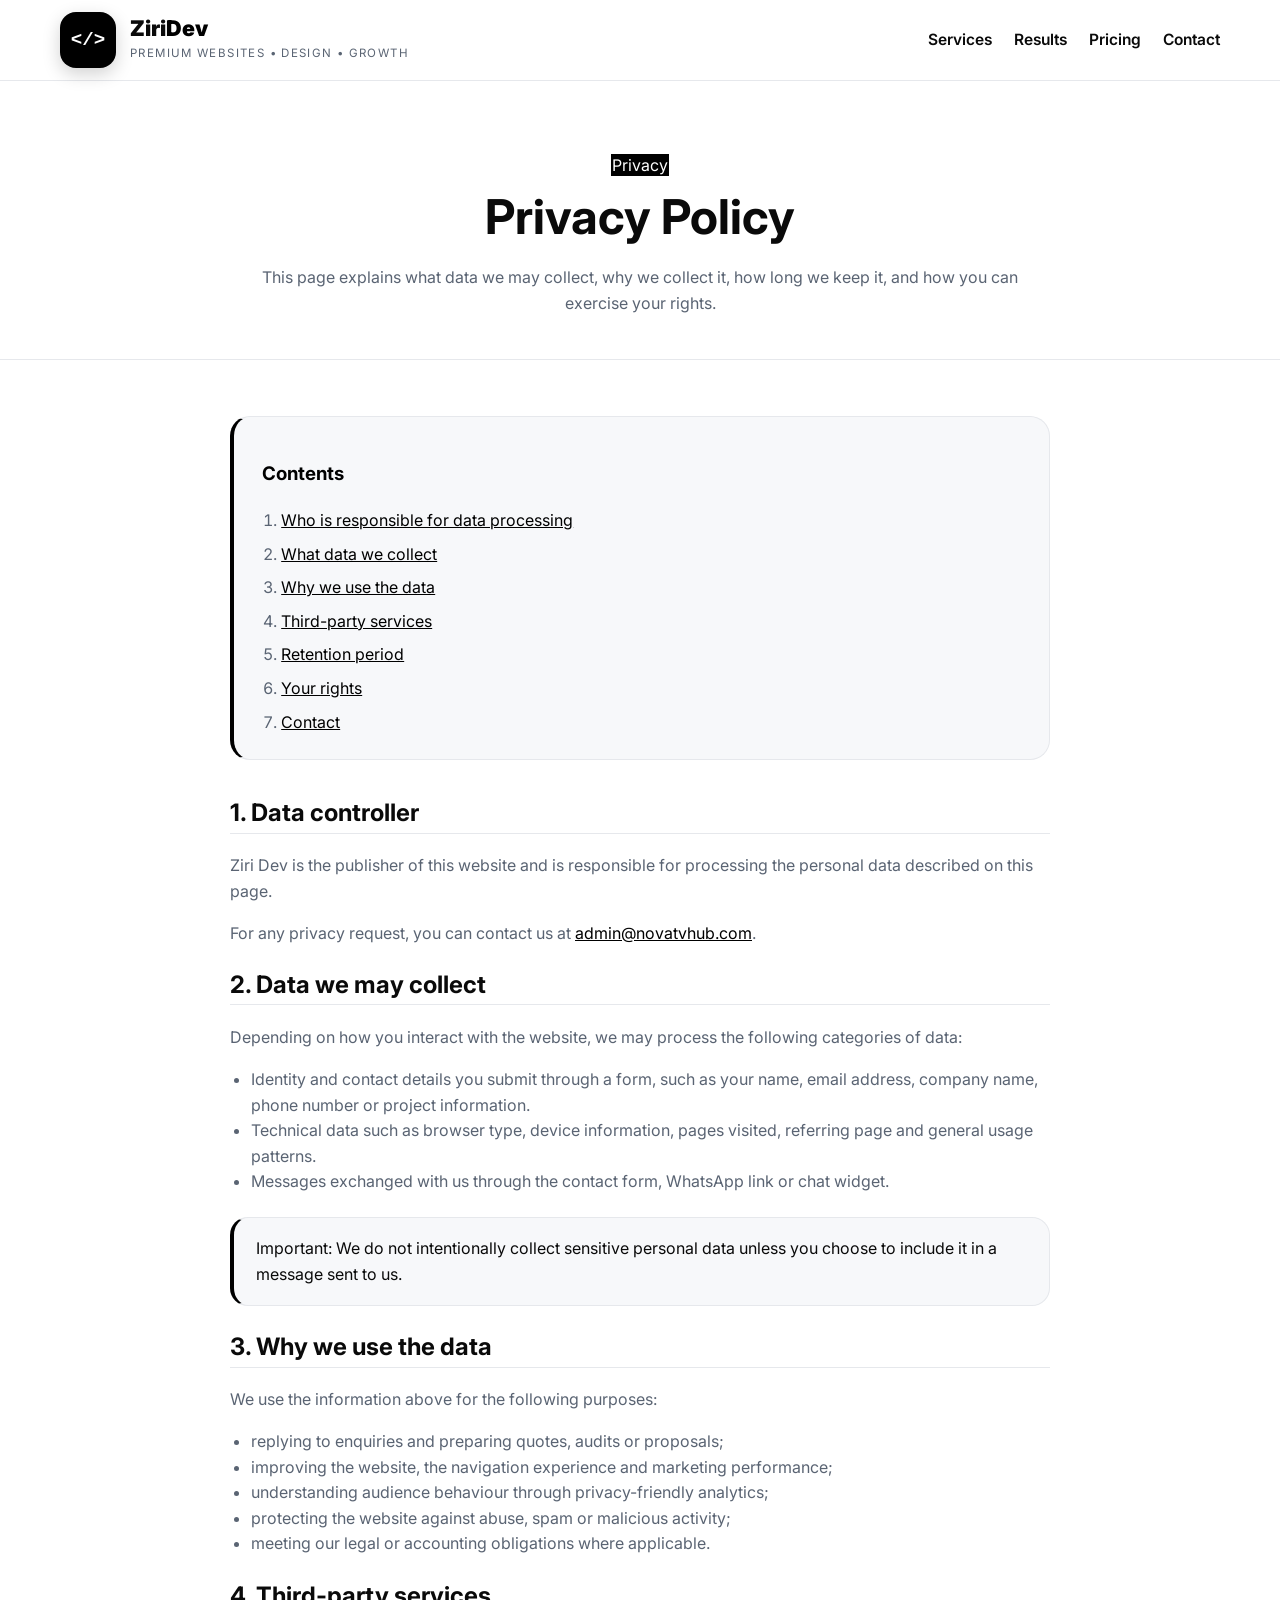
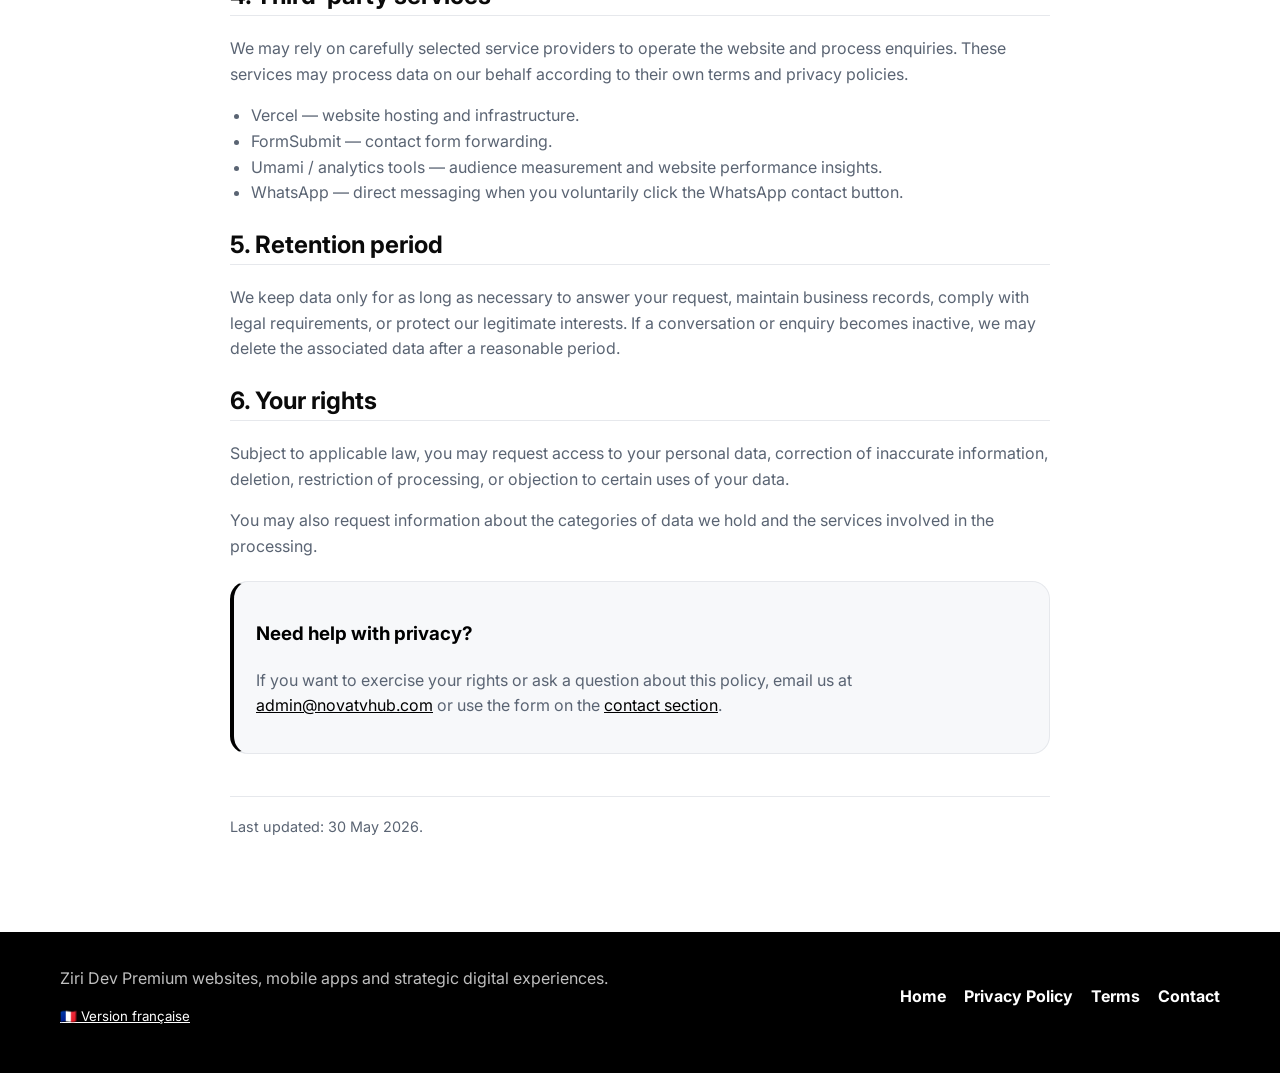
<file: privacy-policy.html>
<!DOCTYPE html>
<html lang="en">
<head>
  <meta charset="UTF-8" />
  <meta name="viewport" content="width=device-width, initial-scale=1.0" />
  <title>Privacy Policy — Ziri Dev</title>
  <meta name="description" content="Privacy Policy of Ziri Dev. Learn how we collect, use and protect personal data when you browse our website or contact us." />
  <link rel="canonical" href="https://ziridev.vercel.app/privacy-policy" />
  <meta property="og:title" content="Privacy Policy — Ziri Dev" />
  <meta property="og:description" content="How Ziri Dev handles personal data, analytics, contact forms and user rights." />
  <meta property="og:type" content="website" />
  <meta property="og:url" content="https://ziridev.vercel.app/privacy-policy" />
  <meta property="og:image" content="https://ziridev.vercel.app/assets/img/logo.svg" />
  <link rel="preconnect" href="https://fonts.googleapis.com" />
  <link rel="preconnect" href="https://fonts.gstatic.com" crossorigin />
  <link href="https://fonts.googleapis.com/css2?family=Inter:wght@400;500;600;700;800;900&display=swap" rel="stylesheet" />
  <link rel="stylesheet" href="/assets/css/style.css" />
  <style>
    .legal-page .legal-hero { text-align:center; padding:72px 0 42px; }
    .legal-page .legal-hero h1 { font-size:clamp(2rem,4vw,3rem); margin:0 0 10px; }
    .legal-page .legal-hero p { max-width:760px; margin:0 auto; }
    .legal-page .legal-toc { border-radius:20px; padding:24px 28px; margin-bottom:34px; }
    .legal-page .legal-toc ol { margin:0; padding-left:1.2rem; }
    .legal-page .legal-toc li + li { margin-top:8px; }
    .legal-page .legal-body ul { padding-left:1.3rem; }
    .legal-page .legal-highlight,
    .legal-page .legal-contact-card { border-radius:18px; padding:18px 22px; margin:22px 0; }
    .legal-page .legal-updated { margin-top:42px; padding-top:18px; border-top:1px solid #e6e8ec; font-size:.9rem; }
  </style>
</head>
<spanody class="legal-page label-text">
<header class="site-header">
  <div class="container site-nav">
    <a class="brand" href="/" aria-label="Ziri Dev home">
      <div class="brand-mark"><span>&lt;/&gt;</span></div>
      <div class="brand-copy">
        <span class="brand-title">Ziri<em>Dev</em></span>
        <span class="brand-tag">Premium websites • Design • Growth</span>
      </div>
    </a>
    <nav class="nav-links" aria-label="Primary navigation">
      <a href="/#services">Services</a>
      <a href="/#results">Results</a>
      <a href="/#pricing">Pricing</a>
      <a href="/#contact-anchor">Contact</a>
    </nav>
  </div>
</header>

<section class="legal-hero">
  <div class="container">
    <span class="legal-badge">Privacy</span>
    <h1>Privacy Policy</h1>
    <p>This page explains what data we may collect, why we collect it, how long we keep it, and how you can exercise your rights.</p>
  </div>
</section>

<div class="legal-body">
  <div class="legal-toc">
    <h3>Contents</h3>
    <ol>
      <li><a href="#controller">Who is responsible for data processing</a></li>
      <li><a href="#data">What data we collect</a></li>
      <li><a href="#purposes">Why we use the data</a></li>
      <li><a href="#sharing">Third-party services</a></li>
      <li><a href="#retention">Retention period</a></li>
      <li><a href="#rights">Your rights</a></li>
      <li><a href="#contact">Contact</a></li>
    </ol>
  </div>

  <h2 id="controller">1. Data controller</h2>
  <p><span class="label-text">Ziri Dev</span> is the publisher of this website and is responsible for processing the personal data described on this page.</p>
  <p>For any privacy request, you can contact us at <a href="mailto:admin@novatvhub.com">admin@novatvhub.com</a>.</p>

  <h2 id="data">2. Data we may collect</h2>
  <p>Depending on how you interact with the website, we may process the following categories of data:</p>
  <ul>
    <li>Identity and contact details you submit through a form, such as your name, email address, company name, phone number or project information.</li>
    <li>Technical data such as browser type, device information, pages visited, referring page and general usage patterns.</li>
    <li>Messages exchanged with us through the contact form, WhatsApp link or chat widget.</li>
  </ul>

  <div class="legal-highlight">
    <span class="label-text">Important:</span> We do not intentionally collect sensitive personal data unless you choose to include it in a message sent to us.
  </div>

  <h2 id="purposes">3. Why we use the data</h2>
  <p>We use the information above for the following purposes:</p>
  <ul>
    <li>replying to enquiries and preparing quotes, audits or proposals;</li>
    <li>improving the website, the navigation experience and marketing performance;</li>
    <li>understanding audience behaviour through privacy-friendly analytics;</li>
    <li>protecting the website against abuse, spam or malicious activity;</li>
    <li>meeting our legal or accounting obligations where applicable.</li>
  </ul>

  <h2 id="sharing">4. Third-party services</h2>
  <p>We may rely on carefully selected service providers to operate the website and process enquiries. These services may process data on our behalf according to their own terms and privacy policies.</p>
  <ul>
    <li><span class="label-text">Vercel</span> — website hosting and infrastructure.</li>
    <li><span class="label-text">FormSubmit</span> — contact form forwarding.</li>
    <li><span class="label-text">Umami / analytics tools</span> — audience measurement and website performance insights.</li>
    <li><span class="label-text">WhatsApp</span> — direct messaging when you voluntarily click the WhatsApp contact button.</li>
  </ul>

  <h2 id="retention">5. Retention period</h2>
  <p>We keep data only for as long as necessary to answer your request, maintain business records, comply with legal requirements, or protect our legitimate interests. If a conversation or enquiry becomes inactive, we may delete the associated data after a reasonable period.</p>

  <h2 id="rights">6. Your rights</h2>
  <p>Subject to applicable law, you may request access to your personal data, correction of inaccurate information, deletion, restriction of processing, or objection to certain uses of your data.</p>
  <p>You may also request information about the categories of data we hold and the services involved in the processing.</p>

  <div class="legal-contact-card" id="contact">
    <h3>Need help with privacy?</h3>
    <p>If you want to exercise your rights or ask a question about this policy, email us at <a href="mailto:admin@novatvhub.com">admin@novatvhub.com</a> or use the form on the <a href="/#contact-anchor">contact section</a>.</p>
  </div>

  <p class="legal-updated">Last updated: 30 May 2026.</p>
</div>

<footer class="site-footer">
  <div class="container footer-grid">
    <div>
      <span class="label-text">Ziri Dev</span><spanr / class="label-text">
      Premium websites, mobile apps and strategic digital experiences.
      <div style="margin-top:14px;display:flex;gap:12px;flex-wrap:wrap;">
        <a href="https://ziridev-fr.vercel.app/privacy-policy" style="color:#ffffff;font-size:.83rem;text-decoration:underline;">🇫🇷 Version française</a>
      </div>
    </div>
    <div class="footer-links">
      <a href="/">Home</a>
      <a href="/privacy-policy">Privacy Policy</a>
      <a href="/terms">Terms</a>
      <a href="/#contact-anchor">Contact</a>
    </div>
  </div>
</footer>
</body>
</html>
</file>
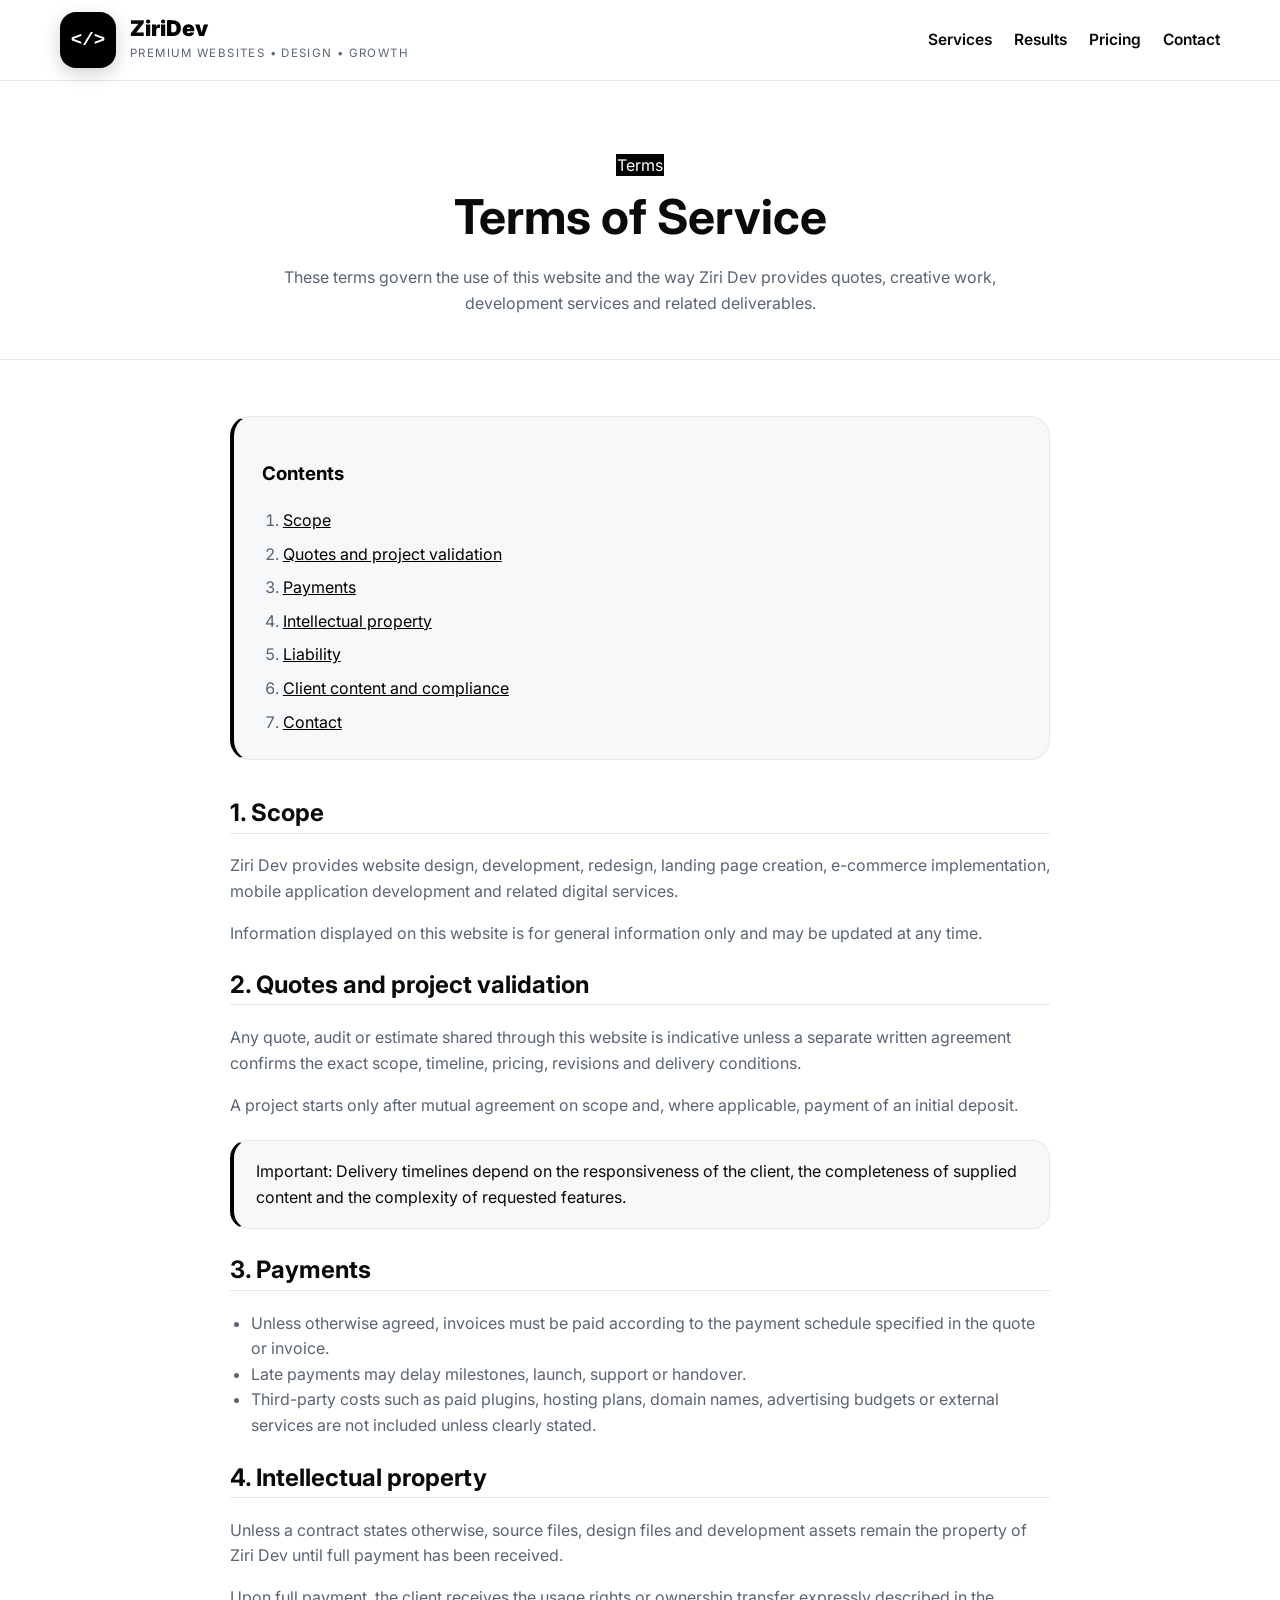
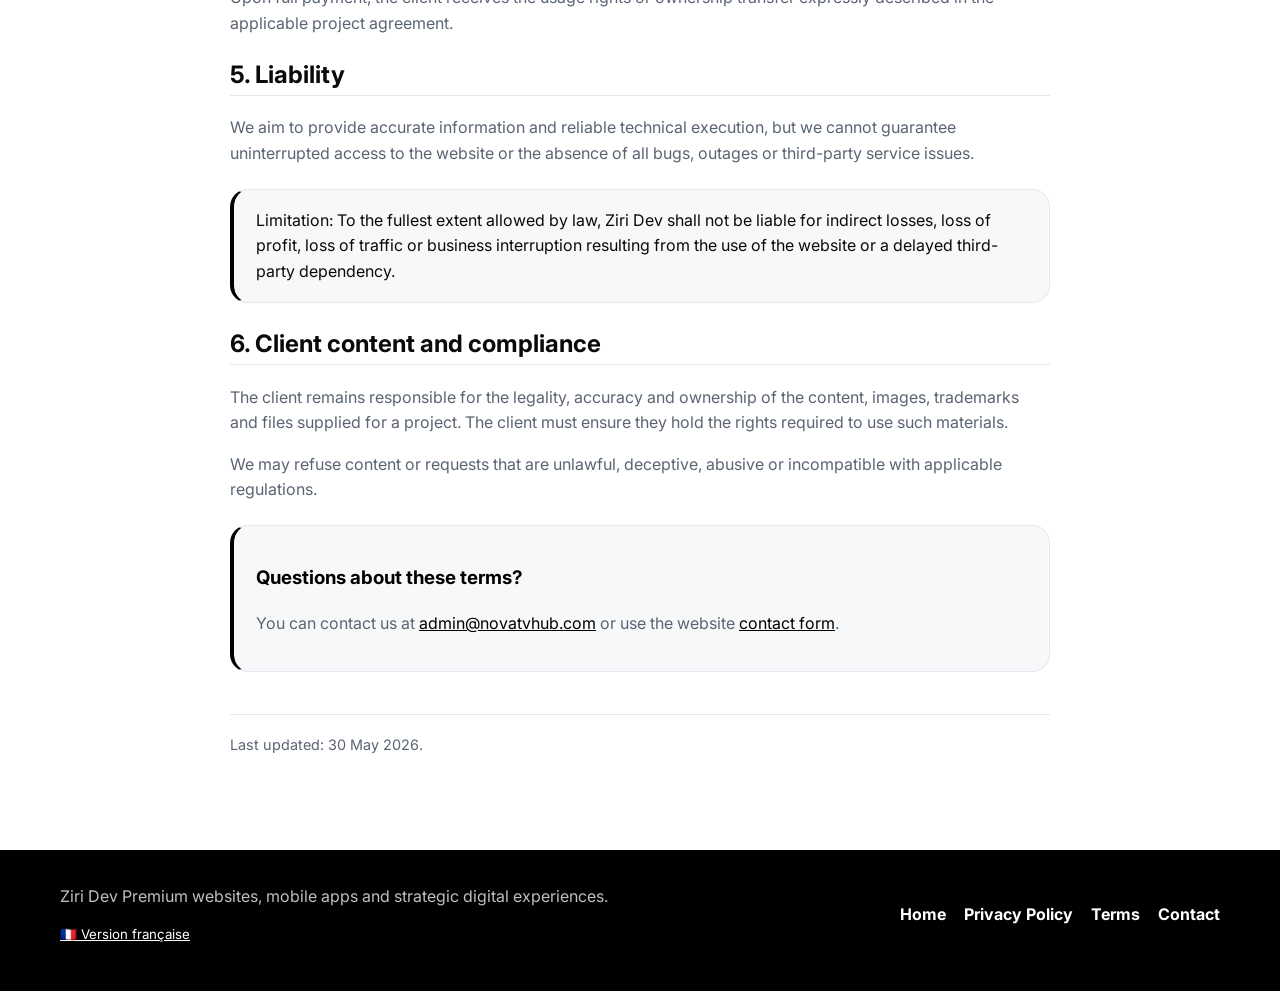
<file: terms.html>
<!DOCTYPE html>
<html lang="en">
<head>
  <meta charset="UTF-8" />
  <meta name="viewport" content="width=device-width, initial-scale=1.0" />
  <title>Terms of Service — Ziri Dev</title>
  <meta name="description" content="Terms of Service of Ziri Dev covering website use, project scope, quotations, payments, intellectual property and liability." />
  <link rel="canonical" href="https://ziridev.vercel.app/terms" />
  <meta property="og:title" content="Terms of Service — Ziri Dev" />
  <meta property="og:description" content="The conditions governing the use of the Ziri Dev website and services." />
  <meta property="og:type" content="website" />
  <meta property="og:url" content="https://ziridev.vercel.app/terms" />
  <meta property="og:image" content="https://ziridev.vercel.app/assets/img/logo.svg" />
  <link rel="preconnect" href="https://fonts.googleapis.com" />
  <link rel="preconnect" href="https://fonts.gstatic.com" crossorigin />
  <link href="https://fonts.googleapis.com/css2?family=Inter:wght@400;500;600;700;800;900&display=swap" rel="stylesheet" />
  <link rel="stylesheet" href="/assets/css/style.css" />
  <style>
    .legal-page .legal-hero { text-align:center; padding:72px 0 42px; }
    .legal-page .legal-hero h1 { font-size:clamp(2rem,4vw,3rem); margin:0 0 10px; }
    .legal-page .legal-hero p { max-width:760px; margin:0 auto; }
    .legal-page .legal-toc { border-radius:20px; padding:24px 28px; margin-bottom:34px; }
    .legal-page .legal-toc ol { margin:0; padding-left:1.2rem; }
    .legal-page .legal-toc li + li { margin-top:8px; }
    .legal-page .legal-body ul,
    .legal-page .legal-body ol { padding-left:1.3rem; }
    .legal-page .legal-highlight,
    .legal-page .legal-warning,
    .legal-page .legal-contact-card { border-radius:18px; padding:18px 22px; margin:22px 0; }
    .legal-page .legal-updated { margin-top:42px; padding-top:18px; border-top:1px solid #e6e8ec; font-size:.9rem; }
  </style>
</head>
<spanody class="legal-page label-text">
<header class="site-header">
  <div class="container site-nav">
    <a class="brand" href="/" aria-label="Ziri Dev home">
      <div class="brand-mark"><span>&lt;/&gt;</span></div>
      <div class="brand-copy">
        <span class="brand-title">Ziri<em>Dev</em></span>
        <span class="brand-tag">Premium websites • Design • Growth</span>
      </div>
    </a>
    <nav class="nav-links" aria-label="Primary navigation">
      <a href="/#services">Services</a>
      <a href="/#results">Results</a>
      <a href="/#pricing">Pricing</a>
      <a href="/#contact-anchor">Contact</a>
    </nav>
  </div>
</header>

<section class="legal-hero">
  <div class="container">
    <span class="legal-badge">Terms</span>
    <h1>Terms of Service</h1>
    <p>These terms govern the use of this website and the way Ziri Dev provides quotes, creative work, development services and related deliverables.</p>
  </div>
</section>

<div class="legal-body">
  <div class="legal-toc">
    <h3>Contents</h3>
    <ol>
      <li><a href="#scope">Scope</a></li>
      <li><a href="#quotes">Quotes and project validation</a></li>
      <li><a href="#payments">Payments</a></li>
      <li><a href="#ip">Intellectual property</a></li>
      <li><a href="#liability">Liability</a></li>
      <li><a href="#content">Client content and compliance</a></li>
      <li><a href="#contact">Contact</a></li>
    </ol>
  </div>

  <h2 id="scope">1. Scope</h2>
  <p>Ziri Dev provides website design, development, redesign, landing page creation, e-commerce implementation, mobile application development and related digital services.</p>
  <p>Information displayed on this website is for general information only and may be updated at any time.</p>

  <h2 id="quotes">2. Quotes and project validation</h2>
  <p>Any quote, audit or estimate shared through this website is indicative unless a separate written agreement confirms the exact scope, timeline, pricing, revisions and delivery conditions.</p>
  <p>A project starts only after mutual agreement on scope and, where applicable, payment of an initial deposit.</p>

  <div class="legal-highlight">
    <span class="label-text">Important:</span> Delivery timelines depend on the responsiveness of the client, the completeness of supplied content and the complexity of requested features.
  </div>

  <h2 id="payments">3. Payments</h2>
  <ul>
    <li>Unless otherwise agreed, invoices must be paid according to the payment schedule specified in the quote or invoice.</li>
    <li>Late payments may delay milestones, launch, support or handover.</li>
    <li>Third-party costs such as paid plugins, hosting plans, domain names, advertising budgets or external services are not included unless clearly stated.</li>
  </ul>

  <h2 id="ip">4. Intellectual property</h2>
  <p>Unless a contract states otherwise, source files, design files and development assets remain the property of Ziri Dev until full payment has been received.</p>
  <p>Upon full payment, the client receives the usage rights or ownership transfer expressly described in the applicable project agreement.</p>

  <h2 id="liability">5. Liability</h2>
  <p>We aim to provide accurate information and reliable technical execution, but we cannot guarantee uninterrupted access to the website or the absence of all bugs, outages or third-party service issues.</p>
  <div class="legal-warning">
    <span class="label-text">Limitation:</span> To the fullest extent allowed by law, Ziri Dev shall not be liable for indirect losses, loss of profit, loss of traffic or business interruption resulting from the use of the website or a delayed third-party dependency.
  </div>

  <h2 id="content">6. Client content and compliance</h2>
  <p>The client remains responsible for the legality, accuracy and ownership of the content, images, trademarks and files supplied for a project. The client must ensure they hold the rights required to use such materials.</p>
  <p>We may refuse content or requests that are unlawful, deceptive, abusive or incompatible with applicable regulations.</p>

  <div class="legal-contact-card" id="contact">
    <h3>Questions about these terms?</h3>
    <p>You can contact us at <a href="mailto:admin@novatvhub.com">admin@novatvhub.com</a> or use the website <a href="/#contact-anchor">contact form</a>.</p>
  </div>

  <p class="legal-updated">Last updated: 30 May 2026.</p>
</div>

<footer class="site-footer">
  <div class="container footer-grid">
    <div>
      <span class="label-text">Ziri Dev</span><spanr / class="label-text">
      Premium websites, mobile apps and strategic digital experiences.
      <div style="margin-top:14px;display:flex;gap:12px;flex-wrap:wrap;">
        <a href="https://ziridev-fr.vercel.app/terms" style="color:#ffffff;font-size:.83rem;text-decoration:underline;">🇫🇷 Version française</a>
      </div>
    </div>
    <div class="footer-links">
      <a href="/">Home</a>
      <a href="/privacy-policy">Privacy Policy</a>
      <a href="/terms">Terms</a>
      <a href="/#contact-anchor">Contact</a>
    </div>
  </div>
</footer>
</body>
</html>
</file>
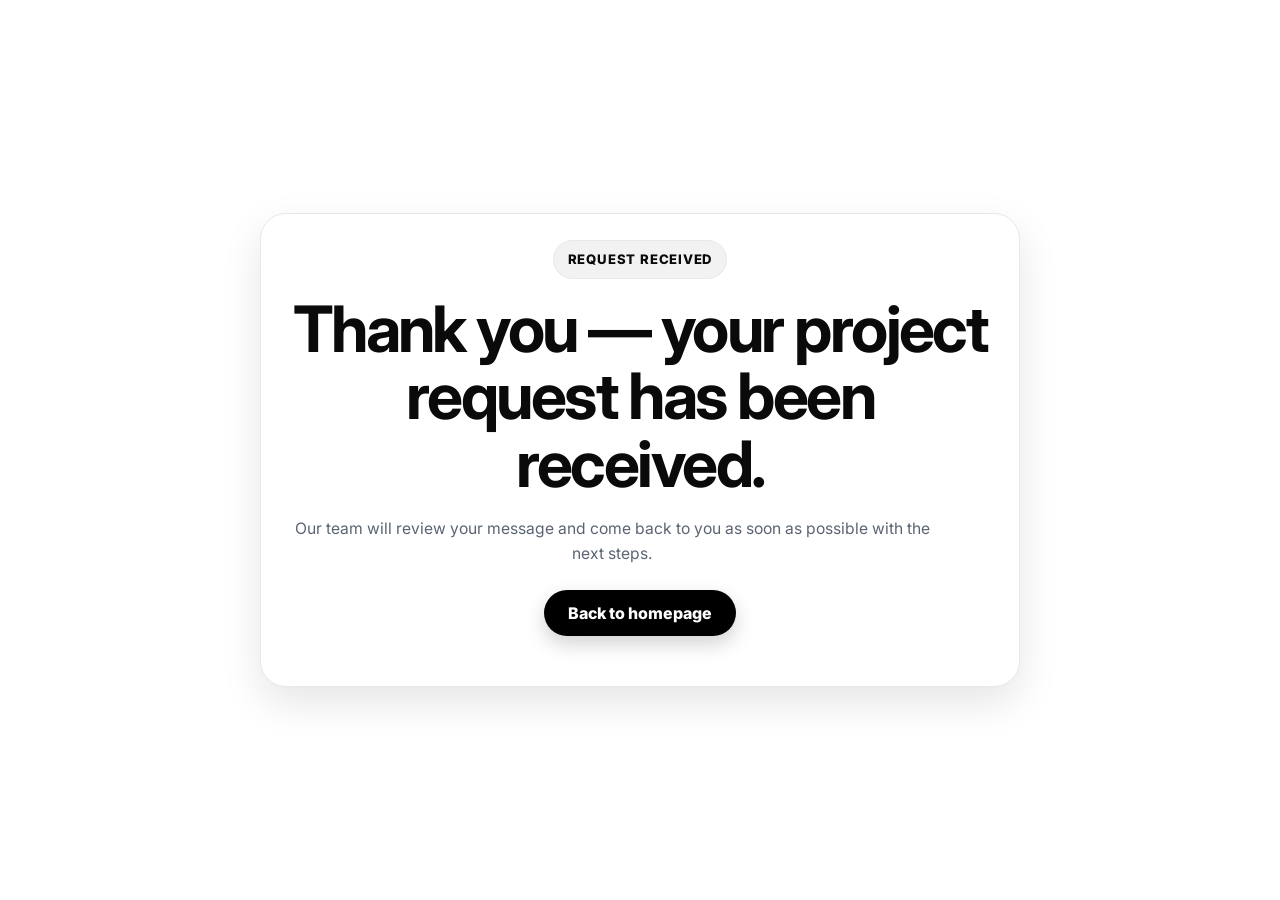
<file: thank-you.html>
<!DOCTYPE html>
<html lang="en">
<head>
  <meta charset="UTF-8" />
  <meta name="viewport" content="width=device-width, initial-scale=1.0" />
  <title>Thank You | Ziri Dev</title>
  <link rel="preconnect" href="https://fonts.googleapis.com" />
  <link rel="preconnect" href="https://fonts.gstatic.com" crossorigin />
  <link href="https://fonts.googleapis.com/css2?family=Inter:wght@400;600;700;800&display=swap" rel="stylesheet" />
  <link rel="stylesheet" href="assets/css/style.css" />
  <!-- Umami Analytics — 100% free, open-source, self-hosted, no cookies -->
  <!-- <script async src="https://YOUR_UMAMI_DOMAIN.vercel.app/script.js" data-website-id="YOUR_UMAMI_WEBSITE_ID"></script> -->
</head>
<spanody class="label-text">
  <main class="hero" style="min-height:100vh;display:grid;place-items:center;padding:32px 0;">
    <div class="container" style="max-width:760px;">
      <div class="hero-card" style="text-align:center;">
        <div class="eyebrow">Request received</div>
        <h1 style="margin-top:16px;">Thank you — your project request has been received.</h1>
        <p>Our team will review your message and come back to you as soon as possible with the next steps.</p>
        <div class="hero-actions" style="justify-content:center; margin-top:24px;">
          <a class="btn btn-primary" href="index.html">Back to homepage</a>
        </div>
      </div>
    </div>
  </main>
</body>
</html>
</file>
<file: assets/css/style.css>
:root {
  --bg: #08111f;
  --bg-soft: #0f1c31;
  --surface: #ffffff;
  --surface-soft: #f0f8f4;
  --text: #142033;
  --muted: #5d6b82;
  --line: #dbe5f3;
  --primary: #1a6b3c;
  --primary-2: #2d9e5e;
  --accent: #5fcf8a;
  --accent-2: #bbf0cf;
  --white: #ffffff;
  --danger: #b91c1c;
  --success: #166534;
  --success-bg: #ecfdf3;
  --danger-bg: #fef2f2;
  --radius: 18px;
  --shadow: 0 18px 48px rgba(10, 20, 14, 0.14);
  --hero-shadow: 0 26px 70px rgba(26, 107, 60, 0.30);
  --max: 1160px;
  --font: 'Inter', system-ui, -apple-system, BlinkMacSystemFont, 'Segoe UI', sans-serif;
}

* { box-sizing: border-box; }
html { scroll-behavior: smooth; }
body {
  margin: 0;
  font-family: var(--font);
  color: var(--text);
  background: linear-gradient(180deg, #edf8f2 0%, #f1fbf5 100%);
  line-height: 1.6;
}
a { color: inherit; }
img { max-width: 100%; display: block; }
button, input, select, textarea { font: inherit; }

.container {
  width: min(calc(100% - 32px), var(--max));
  margin: 0 auto;
}

.site-header {
  position: sticky;
  top: 0;
  z-index: 1000;
  backdrop-filter: blur(14px);
  background: rgba(4, 14, 9, 0.9);
  border-bottom: 1px solid rgba(255,255,255,0.10);
}
.site-nav {
  min-height: 80px;
  display: flex;
  align-items: center;
  justify-content: space-between;
  gap: 24px;
}
.brand {
  display: inline-flex;
  align-items: center;
  gap: 14px;
  text-decoration: none;
  color: var(--white);
  min-width: 0;
}
.brand-mark {
  width: 56px;
  height: 56px;
  border-radius: 16px;
  background: linear-gradient(135deg, #1a6b3c, #5fcf8a);
  display: grid;
  place-items: center;
  box-shadow: 0 14px 34px rgba(26, 107, 60, 0.30);
  flex: 0 0 auto;
  overflow: hidden;
}
.brand-mark span {
  font-family: 'Courier New', monospace;
  font-size: 1.2rem;
  font-weight: 900;
  color: #fff;
}
/* brand--image class kept for backwards compat but not used */
.brand-copy { min-width: 0; }
.brand-title {
  display: block;
  font-size: 1.35rem;
  font-weight: 900;
  line-height: 1;
}
.brand-title em { color: #93dfb0; font-style: normal; }
.brand-tag {
  display: block;
  color: rgba(255,255,255,0.72);
  font-size: 0.72rem;
  letter-spacing: 0.12em;
  text-transform: uppercase;
  margin-top: 4px;
}
.nav-links {
  display: flex;
  align-items: center;
  gap: 22px;
}
.nav-links a {
  color: rgba(255,255,255,0.84);
  text-decoration: none;
  font-weight: 600;
  font-size: 0.97rem;
}
.nav-links a:hover { color: #fff; }
.nav-actions {
  display: flex;
  align-items: center;
  gap: 14px;
}
.btn,
.menu-toggle {
  border: 0;
  border-radius: 999px;
  cursor: pointer;
}
.btn {
  display: inline-flex;
  align-items: center;
  justify-content: center;
  gap: 10px;
  text-decoration: none;
  font-weight: 800;
  line-height: 1;
  transition: transform .2s ease, box-shadow .2s ease, opacity .2s ease;
}
.btn:hover { transform: translateY(-2px); }
.btn-primary {
  color: #fff;
  background: linear-gradient(135deg, #1a6b3c, #5fcf8a);
  box-shadow: 0 16px 38px rgba(26, 107, 60, 0.30);
  padding: 15px 24px;
}
.btn-secondary {
  color: var(--primary);
  background: rgba(255,255,255,0.92);
  padding: 15px 22px;
}
.menu-toggle {
  display: none;
  width: 48px;
  height: 48px;
  background: rgba(255,255,255,0.08);
  color: #fff;
}
.menu-toggle svg { width: 22px; height: 22px; }

.hero {
  position: relative;
  overflow: hidden;
  background: radial-gradient(circle at top right, rgba(147,197,253,0.24), transparent 28%),
              radial-gradient(circle at left center, rgba(95,207,138,0.18), transparent 26%),
              linear-gradient(135deg, #041510 0%, #0a2e1a 50%, #1a6b3c 100%);
  color: var(--white);
  padding: 86px 0 58px;
}
.hero-grid {
  display: grid;
  grid-template-columns: minmax(0, 1.1fr) minmax(320px, 0.9fr);
  gap: 36px;
  align-items: center;
}
.eyebrow {
  display: inline-flex;
  align-items: center;
  gap: 10px;
  background: rgba(255,255,255,0.12);
  border: 1px solid rgba(255,255,255,0.16);
  border-radius: 999px;
  padding: 8px 14px;
  font-size: 0.82rem;
  font-weight: 800;
  letter-spacing: .06em;
  text-transform: uppercase;
}
.hero h1 {
  font-size: clamp(2.2rem, 5vw, 4.3rem);
  line-height: 1.06;
  letter-spacing: -0.04em;
  margin: 18px 0 18px;
}
.hero h1 span { color: #93dfb0; }
.hero p {
  max-width: 650px;
  color: rgba(255,255,255,0.83);
  font-size: 1.08rem;
  margin: 0 0 28px;
}
.hero-actions {
  display: flex;
  flex-wrap: wrap;
  gap: 14px;
  margin-bottom: 24px;
}
.hero-points {
  display: flex;
  flex-wrap: wrap;
  gap: 10px;
}
.hero-points span {
  display: inline-flex;
  align-items: center;
  gap: 8px;
  background: rgba(255,255,255,0.08);
  border: 1px solid rgba(255,255,255,0.12);
  border-radius: 999px;
  padding: 9px 14px;
  font-weight: 700;
  font-size: 0.92rem;
}
.hero-card {
  background: rgba(255,255,255,0.08);
  border: 1px solid rgba(255,255,255,0.12);
  border-radius: 26px;
  padding: 26px;
  box-shadow: var(--hero-shadow);
}
.hero-card h2 {
  margin: 0 0 12px;
  font-size: 1.18rem;
}
.hero-card p {
  margin: 0 0 18px;
  color: rgba(255,255,255,0.82);
  font-size: 0.98rem;
}
.mini-grid {
  display: grid;
  grid-template-columns: repeat(2, minmax(0, 1fr));
  gap: 14px;
}
.mini-card {
  background: rgba(4,12,8,0.35);
  border: 1px solid rgba(255,255,255,0.08);
  border-radius: 18px;
  padding: 16px;
}
.mini-card strong {
  display: block;
  font-size: 1.55rem;
  margin-bottom: 6px;
}
.mini-card span { color: rgba(255,255,255,0.72); font-size: 0.9rem; }

.stats {
  margin-top: -24px;
  position: relative;
  z-index: 2;
}
.stats-grid {
  background: #fff;
  border-radius: 24px;
  box-shadow: var(--shadow);
  display: grid;
  grid-template-columns: repeat(4, minmax(0, 1fr));
  gap: 16px;
  padding: 24px;
}
.stat {
  text-align: center;
  padding: 14px;
}
.stat strong {
  display: block;
  color: var(--primary);
  font-size: clamp(1.7rem, 3vw, 2.4rem);
  line-height: 1;
  margin-bottom: 8px;
}
.stat span { color: var(--muted); font-weight: 700; font-size: .95rem; }

section { padding: 84px 0; }
.section-head {
  text-align: center;
  max-width: 780px;
  margin: 0 auto 42px;
}
.section-head h2 {
  margin: 0 0 12px;
  font-size: clamp(1.9rem, 3.2vw, 3rem);
  line-height: 1.12;
}
.section-head p {
  margin: 0;
  color: var(--muted);
  font-size: 1.04rem;
}
.cards-3, .cards-4, .steps, .testimonials, .faq-grid {
  display: grid;
  gap: 22px;
}
.cards-3 { grid-template-columns: repeat(3, minmax(0, 1fr)); }
.cards-4 { grid-template-columns: repeat(4, minmax(0, 1fr)); }
.steps { grid-template-columns: repeat(3, minmax(0, 1fr)); }
.testimonials { grid-template-columns: repeat(3, minmax(0, 1fr)); }
.faq-grid { grid-template-columns: repeat(2, minmax(0, 1fr)); }
.card {
  background: #fff;
  border: 1px solid var(--line);
  border-radius: 22px;
  padding: 24px;
  box-shadow: var(--shadow);
}
.card .icon {
  width: 52px;
  height: 52px;
  border-radius: 16px;
  display: grid;
  place-items: center;
  background: linear-gradient(135deg, rgba(26,107,60,0.12), rgba(147,197,253,0.20));
  color: var(--primary);
  font-size: 1.4rem;
  margin-bottom: 16px;
}
.card .icon svg {
  width: 28px;
  height: 28px;
  stroke: var(--primary);
  flex-shrink: 0;
}
.card h3 { margin: 0 0 10px; font-size: 1.15rem; }
.card p { margin: 0; color: var(--muted); }
.card ul { margin: 12px 0 0; padding-left: 18px; color: var(--muted); }
.card li + li { margin-top: 8px; }

.dark-band {
  background: linear-gradient(135deg, #041510 0%, #163b82 100%);
  color: #fff;
}
.dark-band .section-head p { color: rgba(255,255,255,0.78); }
.check-grid {
  display: grid;
  grid-template-columns: repeat(3, minmax(0, 1fr));
  gap: 16px;
}
.check-item {
  background: rgba(255,255,255,0.08);
  border: 1px solid rgba(255,255,255,0.12);
  border-radius: 18px;
  padding: 16px 18px;
  display: flex;
  gap: 12px;
  align-items: flex-start;
}
.check-item > span {
  display: inline-grid;
  place-items: center;
  width: 28px;
  height: 28px;
  border-radius: 50%;
  background: rgba(95,207,138,0.18);
  color: #67e8f9;
  flex: 0 0 auto;
  font-weight: 900;
}
.check-item > div {
  min-width: 0;
}
.check-item strong { display: block; margin-bottom: 3px; }
.check-item p { margin: 0; color: rgba(255,255,255,0.78); font-size: 0.94rem; }

.step-number {
  display: inline-grid;
  place-items: center;
  width: 42px;
  height: 42px;
  border-radius: 14px;
  background: linear-gradient(135deg, #1a6b3c, #5fcf8a);
  color: #fff;
  font-weight: 900;
  margin-bottom: 16px;
}

.form-shell {
  display: grid;
  grid-template-columns: minmax(0, .92fr) minmax(0, 1.08fr);
  gap: 28px;
  align-items: start;
}
.form-panel, .info-panel {
  background: #fff;
  border: 1px solid var(--line);
  border-radius: 26px;
  box-shadow: var(--shadow);
}
.form-panel { padding: 30px; }
.info-panel {
  padding: 30px;
  background: linear-gradient(180deg, #ffffff 0%, #f0f8f3 100%);
}
.info-panel h3, .form-panel h2 { margin-top: 0; }
.info-list {
  display: grid;
  gap: 14px;
  margin-top: 22px;
}
.info-list .item {
  display: flex;
  gap: 12px;
  align-items: flex-start;
  color: var(--muted);
}
.info-list .item strong { color: var(--text); display: block; margin-bottom: 4px; }
.info-dot {
  width: 34px;
  height: 34px;
  border-radius: 12px;
  display: grid;
  place-items: center;
  background: rgba(30,125,69,0.12);
  color: var(--primary);
  flex: 0 0 auto;
}
.form-grid {
  display: grid;
  grid-template-columns: repeat(2, minmax(0, 1fr));
  gap: 16px;
}
.field,
.field-full { display: block; }
.field-full { grid-column: 1 / -1; }
label {
  display: block;
  margin-bottom: 8px;
  font-weight: 700;
  font-size: 0.92rem;
}
input, select, textarea {
  width: 100%;
  border: 1.8px solid var(--line);
  border-radius: 14px;
  background: #f2fbf6;
  padding: 14px 15px;
  color: var(--text);
  outline: none;
  transition: border-color .2s ease, box-shadow .2s ease, background .2s ease;
}
input:focus, select:focus, textarea:focus {
  border-color: var(--primary);
  box-shadow: 0 0 0 4px rgba(30,125,69,0.10);
  background: #fff;
}
textarea { min-height: 120px; resize: vertical; }
.form-note {
  color: var(--muted);
  font-size: .9rem;
  margin-top: 14px;
}
.alert {
  display: none;
  margin-top: 18px;
  border-radius: 16px;
  padding: 16px 18px;
  font-weight: 700;
}
.alert.success {
  color: var(--success);
  background: var(--success-bg);
  border: 1px solid #bbf7d0;
}
.alert.error {
  color: var(--danger);
  background: var(--danger-bg);
  border: 1px solid #fecaca;
}
.badge-row {
  display: flex;
  flex-wrap: wrap;
  gap: 10px;
  margin-top: 18px;
}
.badge-row span {
  display: inline-flex;
  align-items: center;
  gap: 8px;
  border-radius: 999px;
  padding: 9px 13px;
  background: #eefaf3;
  color: var(--primary);
  font-weight: 700;
  font-size: 0.9rem;
}
.quote {
  position: relative;
  padding-top: 18px;
}
.quote::before {
  content: '“';
  position: absolute;
  top: -14px;
  left: 0;
  font-size: 4rem;
  color: rgba(30,125,69,0.12);
  font-weight: 900;
  line-height: 1;
}
.quote p { margin: 0 0 16px; }
.quote strong { color: var(--primary); }

.site-footer {
  background: #041510;
  color: rgba(255,255,255,0.75);
  padding: 34px 0 46px;
}
.footer-grid {
  display: flex;
  align-items: center;
  justify-content: space-between;
  gap: 18px;
  flex-wrap: wrap;
}
.footer-links {
  display: flex;
  gap: 18px;
  flex-wrap: wrap;
}
.footer-links a {
  color: #8fe5df;
  text-decoration: none;
  font-weight: 700;
}
.footer-links a:hover { color: #fff; }

@media (max-width: 1024px) {
  .hero-grid,
  .form-shell,
  .cards-4,
  .check-grid,
  .cards-3,
  .steps,
  .testimonials,
  .faq-grid {
    grid-template-columns: repeat(2, minmax(0, 1fr));
  }
  .hero-grid { grid-template-columns: 1fr; }
}

@media (max-width: 860px) {
  .site-nav {
    min-height: 74px;
    flex-wrap: wrap;
    padding: 14px 0;
  }
  .menu-toggle { display: inline-grid; place-items: center; }
  .nav-links {
    width: 100%;
    order: 10;
    display: none;
    flex-direction: column;
    align-items: stretch;
    gap: 6px;
    padding: 10px 0 4px;
  }
  .site-header.menu-open .nav-links { display: flex; }
  .nav-links a {
    padding: 12px 14px;
    border-radius: 14px;
    background: rgba(255,255,255,0.06);
  }
  .nav-actions .btn-primary {
    display: none;
  }
}

@media (max-width: 720px) {
  section { padding: 68px 0; }
  .hero { padding: 72px 0 48px; }
  .hero-actions,
  .badge-row,
  .footer-grid,
  .footer-links {
    justify-content: center;
  }
  .stats-grid,
  .form-grid,
  .hero-grid,
  .form-shell,
  .cards-4,
  .cards-3,
  .steps,
  .testimonials,
  .faq-grid,
  .check-grid,
  .mini-grid {
    grid-template-columns: 1fr;
  }
  .form-panel,
  .info-panel { padding: 22px; }
}

@media (max-width: 560px) {
  .container {
    width: min(calc(100% - 20px), var(--max));
  }
  .brand-mark {
    width: 52px;
    height: 52px;
    border-radius: 14px;
  }
  /* brand--image not used */
  .brand-title { font-size: 1.15rem; }
  .hero h1 { font-size: 2.2rem; }
  .hero p { font-size: 1rem; }
  .btn-primary,
  .btn-secondary { width: 100%; }
  .hero-actions .btn { width: 100%; }
}

/* ============================================================
   AI CHAT POPUP STYLES
============================================================ */
#ai-chat-bubble {
  position: fixed;
  bottom: 28px;
  right: 28px;
  z-index: 9999;
  width: 60px;
  height: 60px;
  border-radius: 50%;
  background: linear-gradient(135deg, #1a6b3c, #5fcf8a);
  box-shadow: 0 8px 32px rgba(26, 107, 60, 0.45);
  display: flex;
  align-items: center;
  justify-content: center;
  cursor: pointer;
  transition: transform .25s ease, box-shadow .25s ease;
  color: #fff;
}
#ai-chat-bubble:hover,
#ai-chat-bubble:focus {
  transform: scale(1.08) translateY(-3px);
  box-shadow: 0 14px 40px rgba(26, 107, 60, 0.55);
  outline: 3px solid rgba(95,207,138,0.5);
}
#ai-chat-bubble svg {
  width: 26px;
  height: 26px;
}
.chat-badge {
  position: absolute;
  top: -4px;
  right: -4px;
  background: #ef4444;
  color: #fff;
  font-size: 0.7rem;
  font-weight: 900;
  width: 20px;
  height: 20px;
  border-radius: 50%;
  display: flex;
  align-items: center;
  justify-content: center;
  border: 2px solid #fff;
  animation: pulse-badge 2s ease infinite;
}
@keyframes pulse-badge {
  0%, 100% { transform: scale(1); }
  50% { transform: scale(1.15); }
}
#ai-chat-window {
  position: fixed;
  bottom: 100px;
  right: 28px;
  z-index: 9998;
  width: 370px;
  max-width: calc(100vw - 40px);
  height: 530px;
  max-height: calc(100vh - 120px);
  background: #fff;
  border-radius: 24px;
  box-shadow: 0 24px 80px rgba(10, 20, 14, 0.22);
  display: flex;
  flex-direction: column;
  overflow: hidden;
  border: 1px solid var(--line);
  animation: chat-slide-up .28s cubic-bezier(.34,1.56,.64,1);
}
#ai-chat-window[hidden] {
  display: none !important;
}
@keyframes chat-slide-up {
  from { opacity: 0; transform: translateY(24px) scale(.96); }
  to   { opacity: 1; transform: translateY(0) scale(1); }
}
.chat-header {
  background: linear-gradient(135deg, #1a6b3c, #2d9e5e);
  color: #fff;
  padding: 16px 18px;
  display: flex;
  align-items: center;
  justify-content: space-between;
  flex-shrink: 0;
}
.chat-header-info {
  display: flex;
  align-items: center;
  gap: 12px;
}
.chat-avatar {
  width: 40px;
  height: 40px;
  border-radius: 50%;
  background: rgba(255,255,255,0.18);
  display: grid;
  place-items: center;
  flex-shrink: 0;
}
.chat-avatar svg { width: 20px; height: 20px; }
.chat-header strong {
  display: block;
  font-size: 0.97rem;
}
.chat-status {
  display: flex;
  align-items: center;
  gap: 5px;
  font-size: 0.78rem;
  opacity: .85;
  margin-top: 2px;
}
.chat-dot {
  width: 7px;
  height: 7px;
  border-radius: 50%;
  background: #4ade80;
  display: inline-block;
  animation: blink-dot 2s ease infinite;
}
@keyframes blink-dot {
  0%, 100% { opacity: 1; }
  50% { opacity: .4; }
}
#ai-chat-close {
  background: rgba(255,255,255,0.16);
  border: none;
  color: #fff;
  font-size: 1.4rem;
  width: 32px;
  height: 32px;
  border-radius: 50%;
  cursor: pointer;
  display: flex;
  align-items: center;
  justify-content: center;
  line-height: 1;
  transition: background .2s;
  padding: 0;
}
#ai-chat-close:hover { background: rgba(255,255,255,0.28); }
.chat-messages {
  flex: 1;
  overflow-y: auto;
  padding: 18px 16px;
  display: flex;
  flex-direction: column;
  gap: 12px;
  scroll-behavior: smooth;
}
.chat-msg {
  display: flex;
  flex-direction: column;
  max-width: 82%;
}
.chat-msg.bot { align-self: flex-start; }
.chat-msg.user { align-self: flex-end; }
.chat-bubble {
  padding: 11px 15px;
  border-radius: 18px;
  font-size: 0.93rem;
  line-height: 1.5;
}
.chat-msg.bot .chat-bubble {
  background: var(--surface-soft);
  border: 1px solid var(--line);
  color: var(--text);
  border-bottom-left-radius: 4px;
}
.chat-msg.user .chat-bubble {
  background: linear-gradient(135deg, #1a6b3c, #2d9e5e);
  color: #fff;
  border-bottom-right-radius: 4px;
}
.chat-time {
  font-size: 0.7rem;
  color: var(--muted);
  margin-top: 4px;
  padding: 0 4px;
}
.chat-msg.user .chat-time { text-align: right; }
.chat-typing {
  display: flex;
  align-items: center;
  gap: 5px;
  padding: 11px 15px;
  background: var(--surface-soft);
  border: 1px solid var(--line);
  border-radius: 18px;
  border-bottom-left-radius: 4px;
  width: fit-content;
}
.chat-typing span {
  width: 7px;
  height: 7px;
  background: var(--primary);
  border-radius: 50%;
  opacity: .5;
  animation: typing-bounce .9s ease infinite;
}
.chat-typing span:nth-child(2) { animation-delay: .15s; }
.chat-typing span:nth-child(3) { animation-delay: .30s; }
@keyframes typing-bounce {
  0%, 80%, 100% { transform: translateY(0); opacity: .5; }
  40% { transform: translateY(-5px); opacity: 1; }
}
.chat-input-row {
  padding: 14px 16px;
  border-top: 1px solid var(--line);
  display: flex;
  gap: 10px;
  background: #fff;
  flex-shrink: 0;
}
#chat-input {
  flex: 1;
  border: 1.8px solid var(--line);
  border-radius: 999px;
  padding: 11px 18px;
  font-size: 0.93rem;
  outline: none;
  transition: border-color .2s, box-shadow .2s;
  width: auto;
  background: var(--surface-soft);
}
#chat-input:focus {
  border-color: var(--primary);
  box-shadow: 0 0 0 3px rgba(26,107,60,.12);
  background: #fff;
}
#chat-send {
  width: 44px;
  height: 44px;
  border-radius: 50%;
  background: linear-gradient(135deg, #1a6b3c, #5fcf8a);
  border: none;
  color: #fff;
  cursor: pointer;
  display: flex;
  align-items: center;
  justify-content: center;
  flex-shrink: 0;
  transition: transform .2s, box-shadow .2s;
  box-shadow: 0 4px 14px rgba(26,107,60,.3);
}
#chat-send:hover { transform: scale(1.08); box-shadow: 0 6px 18px rgba(26,107,60,.4); }
#chat-send svg { width: 18px; height: 18px; }
.chat-quick-btns {
  display: flex;
  flex-wrap: wrap;
  gap: 8px;
  margin-top: 8px;
}
.chat-quick-btn {
  background: #eefaf3;
  color: var(--primary);
  border: 1.5px solid rgba(26,107,60,0.18);
  border-radius: 999px;
  padding: 7px 13px;
  font-size: 0.83rem;
  font-weight: 700;
  cursor: pointer;
  transition: background .2s, transform .15s;
  font-family: var(--font);
}
.chat-quick-btn:hover { background: #dcf5e8; transform: translateY(-1px); }
@media (max-width: 480px) {
  #ai-chat-window {
    right: 12px;
    bottom: 88px;
    width: calc(100vw - 24px);
  }
  #ai-chat-bubble {
    right: 16px;
    bottom: 20px;
  }
}

/* ── Language Switcher ─────────────────────────────────────── */
.nd-lang-switch {
  display: inline-flex;
  align-items: center;
  gap: 5px;
  color: rgba(255,255,255,0.85);
  text-decoration: none;
  font-size: 0.85rem;
  font-weight: 700;
  padding: 7px 12px;
  border-radius: 999px;
  border: 1px solid rgba(255,255,255,0.22);
  transition: background .2s, color .2s;
  letter-spacing: .03em;
}
.nd-lang-switch:hover {
  background: rgba(255,255,255,0.12);
  color: #fff;
}

/* ============================================================
   PROFESSIONAL THEME OVERRIDE — White background + Black buttons
   Added 2026-05-30. Keep at end of file so it wins the cascade.
   ============================================================ */

:root {
  --bg: #ffffff;
  --bg-soft: #f7f8fa;
  --surface: #ffffff;
  --surface-soft: #f5f6f8;
  --text: #0a0a0a;
  --muted: #5a6473;
  --line: #e6e8ec;
  --primary: #000000;
  --primary-2: #1a1a1a;
  --accent: #000000;
  --accent-2: #2a2a2a;
  --white: #ffffff;
  --shadow: 0 10px 30px rgba(10, 10, 10, 0.06);
  --hero-shadow: 0 16px 40px rgba(10, 10, 10, 0.10);
}

/* Base */
body {
  background: #ffffff !important;
  color: var(--text);
}

/* Header — clean white, light border */
.site-header {
  background: rgba(255, 255, 255, 0.96) !important;
  border-bottom: 1px solid var(--line);
  backdrop-filter: blur(10px);
}
.brand { color: var(--text); }
.brand-mark {
  background: #000000 !important;
  box-shadow: 0 6px 18px rgba(0, 0, 0, 0.18);
}
.brand-mark span { color: #ffffff; }
.brand-title { color: var(--text); }
.brand-title em { color: #000000; font-style: normal; }
.brand-tag { color: var(--muted); }

.nav-links a { color: var(--text); }
.nav-links a:hover { color: #000000; }
.nav-links a.nav-cta { color: #000000; font-weight: 800; }

/* Buttons — black with white text */
.btn-primary {
  background: #000000 !important;
  color: #ffffff !important;
  box-shadow: 0 8px 20px rgba(0, 0, 0, 0.18);
}
.btn-primary:hover { background: #1a1a1a !important; }

.btn-secondary {
  background: #ffffff !important;
  color: #000000 !important;
  border: 1.5px solid #000000;
  box-shadow: none;
}
.btn-secondary:hover { background: #f2f2f2 !important; }

/* Hamburger — black on white, aligned right on mobile */
.menu-toggle {
  background: #000000 !important;
  color: #ffffff !important;
  border: 1px solid #000000;
  margin-left: auto;
}
.menu-toggle:hover { background: #1a1a1a !important; }

/* Hero — white background, dark text */
.hero {
  background: #ffffff !important;
  color: var(--text) !important;
  padding: 86px 0 58px;
}
.hero h1 { color: var(--text); }
.hero h1 span { color: #000000; }
.hero p { color: var(--muted) !important; }

.eyebrow {
  background: #f2f2f2 !important;
  border: 1px solid var(--line) !important;
  color: var(--text);
}
.hero-points span {
  background: #f5f6f8 !important;
  border: 1px solid var(--line) !important;
  color: var(--text);
}

/* Hero card — light surface */
.hero-card {
  background: #ffffff !important;
  border: 1px solid var(--line) !important;
  box-shadow: var(--hero-shadow);
  color: var(--text);
}
.hero-card h2 { color: var(--text); }
.hero-card p { color: var(--muted) !important; }
.mini-card {
  background: #f7f8fa !important;
  border: 1px solid var(--line) !important;
  color: var(--text);
}
.mini-card strong { color: var(--text); }
.mini-card span { color: var(--muted); }

/* Stats */
.stat strong { color: #000000 !important; }

/* Cards */
.card {
  background: #ffffff;
  border: 1px solid var(--line);
  box-shadow: var(--shadow);
}
.card .icon {
  background: #f2f2f2 !important;
  color: #000000 !important;
}
.card .icon svg { stroke: #000000 !important; }

/* Dark band → light band */
.dark-band {
  background: #f7f8fa !important;
  color: var(--text) !important;
}
.dark-band .section-head p { color: var(--muted) !important; }
.check-item {
  background: #ffffff !important;
  border: 1px solid var(--line) !important;
  color: var(--text);
}
.check-item > span {
  background: #000000 !important;
  color: #ffffff !important;
}
.check-item .label-text {
  background: transparent !important;
  width: auto !important;
  height: auto !important;
  border-radius: 0 !important;
  color: var(--text) !important;
}
.check-item p { color: var(--muted) !important; }
.check-item strong { color: var(--text); }

/* Steps */
.step-number {
  background: #000000 !important;
  color: #ffffff !important;
}

/* Form */
.form-panel, .info-panel {
  background: #ffffff;
  border: 1px solid var(--line);
}
.info-panel { background: #f7f8fa !important; }
input, select, textarea {
  background: #ffffff !important;
  border: 1.5px solid var(--line) !important;
}
input:focus, select:focus, textarea:focus {
  border-color: #000000 !important;
  box-shadow: 0 0 0 3px rgba(0, 0, 0, 0.08) !important;
  background: #ffffff !important;
}
.info-dot {
  background: #f2f2f2 !important;
  color: #000000 !important;
}
.badge-row span {
  background: #f2f2f2 !important;
  color: #000000 !important;
}

/* Quote */
.quote::before { color: rgba(0, 0, 0, 0.10) !important; }
.quote strong { color: #000000 !important; }

/* Footer — keep dark for contrast, but pure black */
.site-footer {
  background: #000000 !important;
  color: rgba(255, 255, 255, 0.75);
}
.footer-links a { color: #ffffff !important; }
.footer-links a:hover { color: #cccccc !important; }

/* Language switcher — dark text on light header */
.nd-lang-switch {
  color: var(--text) !important;
  border: 1px solid var(--line) !important;
}
.nd-lang-switch:hover {
  background: #f2f2f2 !important;
  color: #000000 !important;
}

/* Chat — black accent */
#ai-chat-bubble {
  background: #000000 !important;
  box-shadow: 0 8px 24px rgba(0, 0, 0, 0.25);
}
#ai-chat-bubble:hover {
  box-shadow: 0 12px 32px rgba(0, 0, 0, 0.35);
  outline: 3px solid rgba(0, 0, 0, 0.15);
}
.chat-header {
  background: #000000 !important;
}
.chat-msg.user .chat-bubble {
  background: #000000 !important;
  color: #ffffff;
}
#chat-send {
  background: #000000 !important;
  box-shadow: 0 4px 12px rgba(0, 0, 0, 0.25);
}
#chat-send:hover { box-shadow: 0 6px 16px rgba(0, 0, 0, 0.35); }
.chat-quick-btn {
  background: #f5f6f8 !important;
  color: #000000 !important;
  border: 1.5px solid var(--line) !important;
}
.chat-quick-btn:hover { background: #e9eaee !important; }
.chat-typing span { background: #000000 !important; }

/* ── Mobile: hamburger pinned right ─────────────────────── */
@media (max-width: 860px) {
  .site-nav {
    flex-wrap: wrap;
    justify-content: space-between;
  }
  .brand { margin-right: auto; }
  .nav-actions {
    margin-left: auto;
    order: 2;
  }
  .nav-actions .btn-primary { display: none; }
  .menu-toggle {
    margin-left: auto;
    display: inline-grid !important;
    place-items: center;
  }
  .nav-links {
    order: 10;
    width: 100%;
  }
  .nav-links a {
    background: #f5f6f8 !important;
    color: var(--text) !important;
  }
  .site-header.menu-open .nav-links { display: flex; }
}

/* ============================================================
   Extra overrides for inline-styled marketing elements
   ============================================================ */

/* Sticky top announcement banner */
#sticky-banner {
  background: #000000 !important;
  color: #ffffff !important;
}
#sticky-banner a {
  color: #ffffff !important;
  text-decoration: underline;
}
#sticky-banner .close-banner { color: #ffffff !important; }

/* Social proof ticker */
#social-proof {
  background: #f7f8fa !important;
  border-bottom: 1px solid #e6e8ec !important;
  color: #0a0a0a !important;
}

/* Scroll progress bar */
#scroll-bar {
  background: #000000 !important;
}

/* Exit overlay popup */
#exit-box h2 { color: #0a0a0a !important; }
#exit-box .exit-yes {
  background: #000000 !important;
  color: #ffffff !important;
}
#exit-box .exit-no {
  background: #f2f2f2 !important;
  color: #0a0a0a !important;
}

/* Floating WhatsApp button — keep brand green (it's a recognized icon),
   but if you want black, uncomment below */
/*
#wa-float {
  background: #000000 !important;
  box-shadow: 0 4px 16px rgba(0,0,0,.35) !important;
}
*/

/* Lead strip (newsletter) */
.lead-strip {
  background: #0a0a0a !important;
  color: #ffffff !important;
}
.lead-strip p { color: rgba(255,255,255,0.8) !important; }
.lead-form button {
  background: #ffffff !important;
  color: #000000 !important;
}

/* Stats animated number */
.stat strong { color: #000000 !important; }

/* Trust badges */
.trust-badges {
  background: #f7f8fa !important;
  border-bottom: 1px solid #e6e8ec !important;
}
.trust-badge {
  background: #ffffff !important;
  border: 1px solid #e6e8ec !important;
  color: #0a0a0a !important;
}

/* Urgency bar */
.urgency-bar {
  background: #f2f2f2 !important;
  border-top: 2px solid #0a0a0a !important;
  border-bottom: 2px solid #0a0a0a !important;
  color: #0a0a0a !important;
}

/* Lead popup */
#lead-popup {
  border-top: 4px solid #000000 !important;
}
#lead-popup h4 { color: #0a0a0a !important; }
#lead-popup button.lp-btn {
  background: #000000 !important;
  color: #ffffff !important;
}

/* CTA timer keeps red - it's an urgency signal */

/* Mobile: ensure hamburger is truly aligned right */
@media (max-width: 860px) {
  .site-nav { gap: 12px; }
  .brand { flex: 1 1 auto; min-width: 0; }
  .nav-actions {
    flex: 0 0 auto;
    margin-left: auto;
  }
}
/* ============================================================
   MOBILE HEADER REFINEMENT + LEGAL ROUTES SUPPORT
   ============================================================ */
@media (max-width: 860px) {
  .brand-tag {
    display: none !important;
  }
  .brand {
    align-items: center;
    gap: 12px;
    max-width: calc(100% - 84px);
  }
  .brand-copy {
    display: flex;
    align-items: center;
    min-height: 52px;
  }
  .brand-title {
    margin: 0;
    line-height: 1;
  }
  .site-nav {
    align-items: center;
  }
  .nav-actions {
    align-self: center;
    margin-left: auto;
  }
  .menu-toggle {
    align-self: center;
    margin-top: 0;
    margin-bottom: 0;
  }
}

/* Legal page theme helpers */
.legal-page {
  background: #ffffff;
  color: #0a0a0a;
}
.legal-page .site-header {
  position: sticky;
}
.legal-page .legal-hero {
  background: #ffffff !important;
  color: #0a0a0a !important;
  border-bottom: 1px solid #e6e8ec;
}
.legal-page .legal-hero p {
  color: #5a6473 !important;
}
.legal-page .legal-badge {
  background: #000000 !important;
  color: #ffffff !important;
  border: 1px solid #000000 !important;
}
.legal-page .legal-body {
  max-width: 860px;
  margin: 0 auto;
  padding: 56px 20px 80px;
}
.legal-page .legal-body h2 {
  color: #0a0a0a !important;
  border-bottom: 1px solid #e6e8ec !important;
}
.legal-page .legal-body h3,
.legal-page .legal-body a {
  color: #000000 !important;
}
.legal-page .legal-body p,
.legal-page .legal-body li,
.legal-page .legal-updated,
.legal-page .legal-body .muted {
  color: #5a6473 !important;
}
.legal-page .legal-toc,
.legal-page .legal-highlight,
.legal-page .legal-warning,
.legal-page .legal-contact-card {
  background: #f7f8fa !important;
  border: 1px solid #e6e8ec !important;
  border-left: 4px solid #000000 !important;
}
.legal-page .legal-warning strong,
.legal-page .legal-highlight strong {
  color: #000000 !important;
}
.legal-page .footer-links a,
.legal-page .site-footer a {
  color: #ffffff !important;
}


/* CONTACT FORM SCROLL TARGET */
#contact-anchor,
#contactForm {
  scroll-margin-top: 120px;
}

@media (max-width: 860px) {
  .form-panel { order: 1 !important; }
  .info-panel { order: 2 !important; }
}


/* === Force white background, black buttons, right-aligned hamburger, no bold text tags === */
.label-text { font-weight: inherit !important; }
.mini-card .label-text {
  display: block;
  font-size: 1.55rem;
  margin-bottom: 6px;
  color: var(--text);
}
.stat .label-text {
  display: block;
  color: #000000 !important;
  font-size: clamp(1.7rem, 3vw, 2.4rem);
  line-height: 1;
  margin-bottom: 8px;
}
.check-item .label-text {
  display: block;
  margin-bottom: 3px;
  color: var(--text);
}
.info-list .item .label-text {
  color: var(--text);
  display: block;
  margin-bottom: 4px;
}
.quote .label-text { color: #000000 !important; }
.chat-header .label-text {
  display: block;
  font-size: 0.97rem;
}
.legal-page .legal-warning .label-text,
.legal-page .legal-highlight .label-text {
  font-weight: inherit !important;
}
@media (max-width: 860px) {
  .site-nav {
    display: flex;
    align-items: center;
    justify-content: space-between;
  }
  .nav-actions {
    margin-left: auto;
    display: flex;
    align-items: center;
    justify-content: flex-end;
  }
  .menu-toggle {
    margin-left: auto;
    order: 3;
  }
}
#contact-anchor,
#contactForm {
  scroll-margin-top: 110px;
}
</file>
